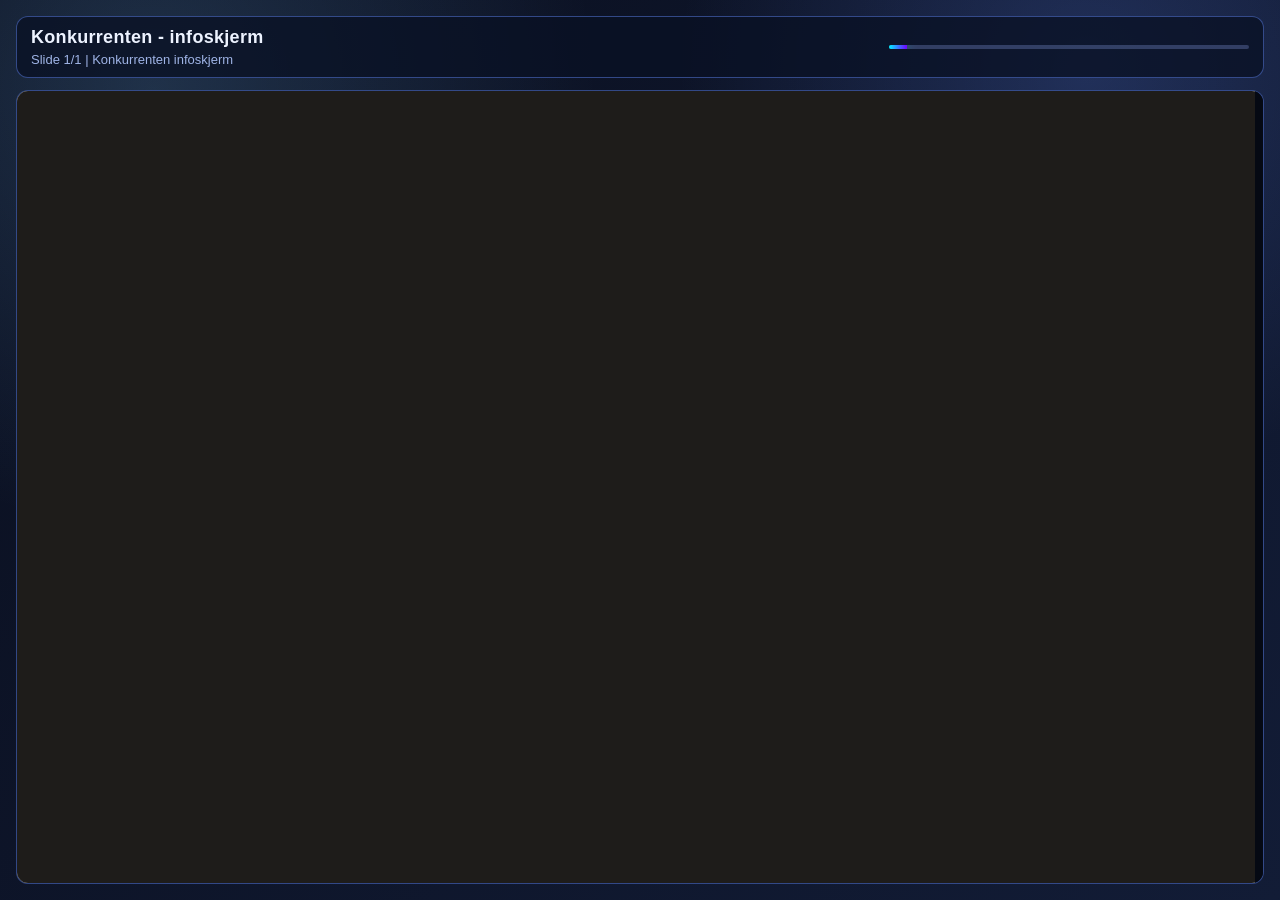
<file: index.html>
<!DOCTYPE html>
<html lang="en">
<head>
    <meta charset="UTF-8">
    <meta name="viewport" content="width=device-width, initial-scale=1.0">
    <title>Konkurrenten - infoskjerm</title>
    <style>
        :root {
            --bg-a: #0a0f1f;
            --bg-b: #121c36;
            --panel: rgba(9, 17, 37, 0.78);
            --panel-border: rgba(100, 140, 255, 0.45);
            --text: #edf3ff;
            --muted: #9fb4e6;
        }

        * {
            box-sizing: border-box;
            margin: 0;
            padding: 0;
        }

        body {
            min-height: 100vh;
            font-family: -apple-system, BlinkMacSystemFont, 'Segoe UI', Roboto, Oxygen, Ubuntu, Cantarell, sans-serif;
            color: var(--text);
            background:
                radial-gradient(circle at 12% 10%, rgba(126, 199, 255, 0.18), transparent 32%),
                radial-gradient(circle at 85% 8%, rgba(100, 140, 255, 0.22), transparent 30%),
                linear-gradient(135deg, var(--bg-a), var(--bg-b));
            padding: 16px;
        }

        .shell {
            width: min(1500px, 100%);
            margin: 0 auto;
            height: calc(100vh - 32px);
            display: grid;
            grid-template-rows: auto 1fr;
            gap: 12px;
        }

        .header {
            border: 1px solid var(--panel-border);
            background: var(--panel);
            border-radius: 12px;
            padding: 10px 14px;
            display: flex;
            justify-content: space-between;
            align-items: center;
            gap: 12px;
        }

        .header-left {
            display: flex;
            flex-direction: column;
            gap: 4px;
            min-width: 0;
            flex: 1;
        }

        .header-right {
            width: min(360px, 42vw);
            min-width: 210px;
            display: flex;
            flex-direction: column;
            gap: 0;
        }

        .title {
            font-size: 18px;
            font-weight: 700;
            letter-spacing: 0.3px;
        }

        .meta {
            color: var(--muted);
            font-size: 13px;
            white-space: nowrap;
            overflow: hidden;
            text-overflow: ellipsis;
        }

        .progress-bar-wrapper {
            height: 4px;
            background: rgba(147, 170, 244, 0.28);
            border-radius: 999px;
            overflow: hidden;
        }

        .progress-bar {
            width: 0;
            height: 100%;
            background: linear-gradient(90deg, #00f2ff, #7000ff);
            box-shadow: 0 0 12px rgba(0, 242, 255, 0.6);
        }

        .viewer {
            border: 1px solid var(--panel-border);
            background: var(--panel);
            border-radius: 12px;
            overflow: hidden;
            position: relative;
        }

        .slide-frame {
            width: 100%;
            height: 100%;
            border: 0;
            background: #050913;
        }

        .error {
            position: absolute;
            inset: 0;
            display: none;
            align-items: center;
            justify-content: center;
            text-align: center;
            padding: 24px;
            font-size: 16px;
            color: #ffb9b9;
            background: rgba(35, 8, 8, 0.84);
        }

        @media (max-width: 700px) {
            body {
                padding: 10px;
            }

            .shell {
                height: calc(100vh - 20px);
            }

            .header {
                flex-direction: column;
                align-items: flex-start;
            }

            .header-right {
                width: 100%;
                min-width: 0;
            }
        }
    </style>
</head>
<body>
    <main class="shell">
        <header class="header">
            <div class="header-left">
                <div class="title">Konkurrenten - infoskjerm</div>
                <div class="meta" id="meta">Loading slideshow configuration...</div>
            </div>
            <div class="header-right">
                <div class="progress-bar-wrapper"><div class="progress-bar" id="slideProgress"></div></div>
            </div>
        </header>

        <section class="viewer">
            <iframe id="slideFrame" class="slide-frame" title="Slideshow"></iframe>
            <div id="error" class="error"></div>
        </section>
    </main>

    <script>
        const CONFIG_URL = 'slideshow.json';
        const DEFAULT_SECONDS = 10;

        const metaElement = document.getElementById('meta');
        const progressElement = document.getElementById('slideProgress');
        const errorElement = document.getElementById('error');
        const frameElement = document.getElementById('slideFrame');

        let slides = [];
        let currentIndex = 0;
        let timerId = null;
        let tickerId = null;
        let slideStartMs = 0;
        let slideDurationMs = 0;

        function showError(message) {
            errorElement.textContent = message;
            errorElement.style.display = 'flex';
            metaElement.textContent = 'Slideshow failed to start';
            progressElement.style.width = '0%';
        }

        function hideError() {
            errorElement.style.display = 'none';
        }

        function normalizeSlides(config) {
            const rawSlides = Array.isArray(config?.slides) ? config.slides : [];
            return rawSlides
                .map((slide) => {
                    const url = typeof slide?.url === 'string' ? slide.url.trim() : '';
                    const description = typeof slide?.description === 'string' ? slide.description.trim() : '';
                    const timer = Number(slide?.timer);
                    const seconds = Number.isFinite(timer) && timer > 0 ? timer : DEFAULT_SECONDS;
                    return {
                        url,
                        description: description || 'No description',
                        seconds
                    };
                })
                .filter((slide) => slide.url.length > 0);
        }

        function updateMeta() {
            const slide = slides[currentIndex];
            metaElement.textContent = `Slide ${currentIndex + 1}/${slides.length} | ${slide.description}`;
        }

        function updateTimingDisplay() {
            if (!slideDurationMs) return;

            const elapsedMs = Math.max(0, Date.now() - slideStartMs);
            const progressPct = Math.min(100, (elapsedMs / slideDurationMs) * 100);
            progressElement.style.width = `${progressPct}%`;
        }

        function startTimingTicker() {
            if (tickerId) clearInterval(tickerId);
            updateTimingDisplay();
            tickerId = setInterval(updateTimingDisplay, 100);
        }

        function scheduleNextSlide() {
            clearTimeout(timerId);
            const seconds = slides[currentIndex].seconds;
            timerId = setTimeout(() => {
                if (slides.length === 1) {
                    // Keep the progress animation looping without reloading the single slide iframe.
                    slideStartMs = Date.now();
                    slideDurationMs = seconds * 1000;
                    progressElement.style.width = '0%';
                    startTimingTicker();
                    scheduleNextSlide();
                    return;
                }

                currentIndex = (currentIndex + 1) % slides.length;
                showCurrentSlide();
            }, seconds * 1000);
        }

        function showCurrentSlide() {
            hideError();
            const slide = slides[currentIndex];
            slideStartMs = Date.now();
            slideDurationMs = slide.seconds * 1000;
            progressElement.style.width = '0%';
            frameElement.src = slide.url;
            updateMeta();
            startTimingTicker();
            scheduleNextSlide();
        }

        async function startSlideshow() {
            try {
                const response = await fetch(CONFIG_URL, { cache: 'no-store' });
                if (!response.ok) {
                    throw new Error(`Unable to load ${CONFIG_URL} (${response.status})`);
                }

                const config = await response.json();
                slides = normalizeSlides(config);

                if (!slides.length) {
                    throw new Error('No valid slides found in slideshow.json');
                }

                currentIndex = 0;
                showCurrentSlide();
            } catch (error) {
                console.error(error);
                showError(error.message || 'Unexpected slideshow error');
            }
        }

        window.addEventListener('beforeunload', () => {
            clearTimeout(timerId);
            if (tickerId) clearInterval(tickerId);
        });

        startSlideshow();
    </script>
</body>
</html>
</file>
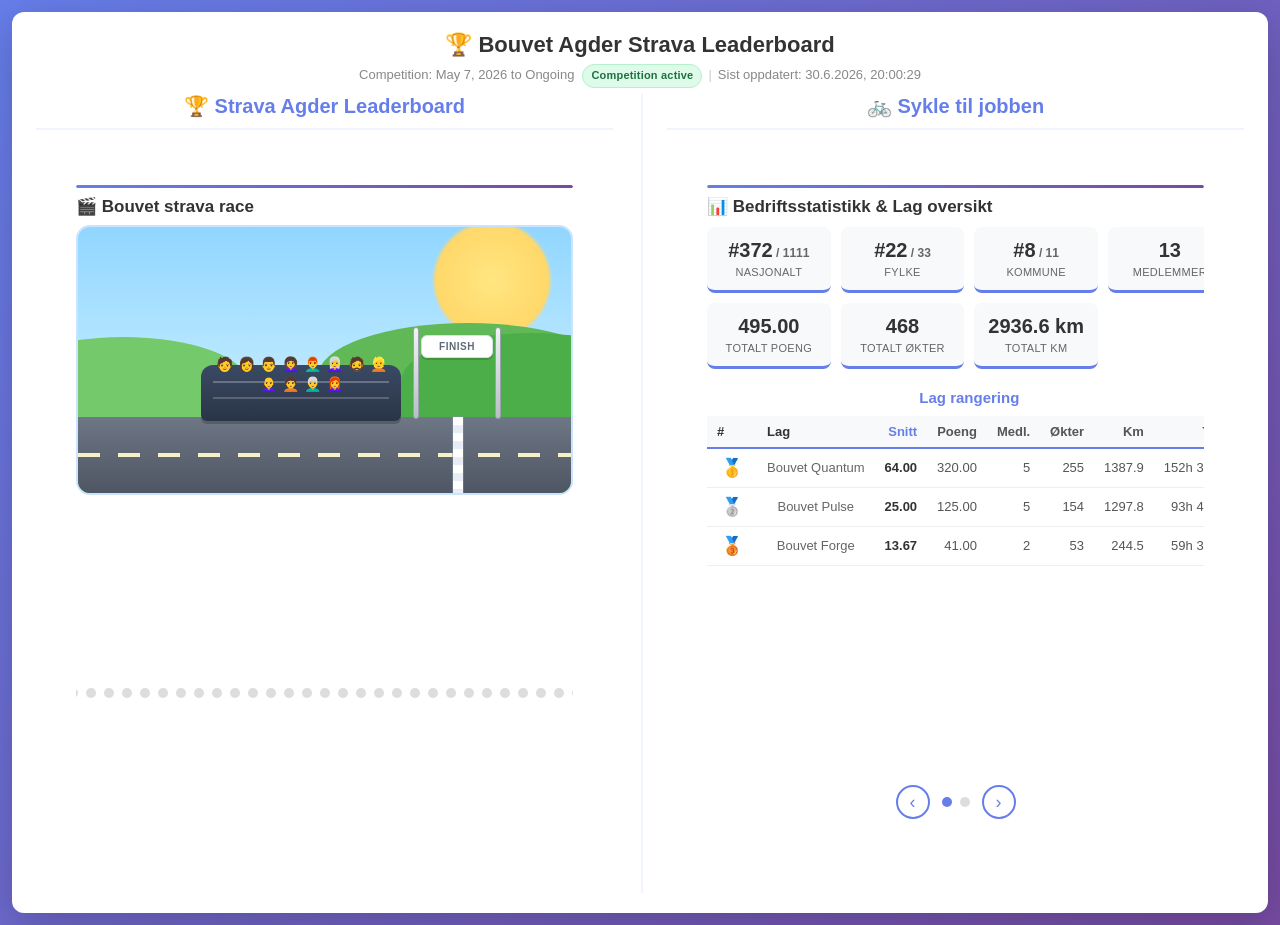
<file: detailed.html>
<!DOCTYPE html>
<html lang="en">
<head>
    <meta charset="UTF-8">
    <meta name="viewport" content="width=device-width, initial-scale=1.0">
    <title>Strava Club Leaderboard</title>
    <style>
        * {
            margin: 0;
            padding: 0;
            box-sizing: border-box;
        }
        
        body {
            font-family: -apple-system, BlinkMacSystemFont, 'Segoe UI', Roboto, Oxygen, Ubuntu, Cantarell, sans-serif;
            background: linear-gradient(135deg, #667eea 0%, #764ba2 100%);
            min-height: 100vh;
            padding: 12px;
        }
        
        .container {
            width: 100%;
            margin: 0 auto;
            background: white;
            border-radius: 12px;
            box-shadow: 0 10px 40px rgba(0,0,0,0.2);
            padding: 20px 24px;
        }
        
        h1 {
            color: #333;
            margin-bottom: 6px;
            text-align: center;
            font-size: 22px;
        }
        
        h2 {
            color: #667eea;
            margin-top: 0;
            margin-bottom: 15px;
            font-size: 20px;
            text-align: center;
            border-bottom: 2px solid #f0f4ff;
            padding-bottom: 10px;
        }
        
        .subtitle {
            text-align: center;
            color: #666;
            margin-bottom: 10px;
            font-size: 14px;
        }
        
        .notice {
            background: #fff3cd;
            border: 2px solid #ffc107;
            border-radius: 8px;
            padding: 15px;
            margin: 20px 0;
            text-align: center;
        }
        
        .notice strong {
            color: #856404;
            font-size: 16px;
            display: block;
            margin-bottom: 5px;
        }
        
        .notice p {
            color: #856404;
            font-size: 14px;
            margin: 5px 0;
        }
        
        table {
            width: 100%;
            border-collapse: collapse;
            margin-bottom: 20px;
        }
        
        thead {
            background: #f8f9fa;
            border-bottom: 2px solid #667eea;
        }
        
        th {
            padding: 15px;
            text-align: left;
            font-weight: 600;
            color: #333;
        }
        
        td {
            padding: 12px 15px;
            border-bottom: 1px solid #eee;
        }
        
        tbody tr:hover {
            background: #f0f4ff;
        }
        
        .rank {
            font-weight: 600;
            color: #667eea;
            font-size: 18px;
            width: 50px;
        }
        
        .name {
            font-weight: 500;
        }
        
        .metric {
            text-align: right;
            color: #555;
        }
        
        .inactive-row {
            opacity: 0.5;
        }
        
        .inactive-row td {
            color: #999;
        }
        
        .inactive-message {
            font-style: italic;
            color: #999;
        }
        
        .loading {
            text-align: center;
            color: #666;
            padding: 40px;
        }
        
        .header-meta {
            text-align: center;
            color: #888;
            font-size: 13px;
            margin: 0 0 6px;
            line-height: 1.6;
        }

        .competition-state {
            display: inline-block;
            margin-left: 8px;
            padding: 2px 8px;
            border-radius: 999px;
            font-size: 11px;
            font-weight: 700;
            letter-spacing: 0.2px;
            vertical-align: middle;
        }

        .competition-state.ended {
            color: #8a2c2c;
            background: #ffe3e3;
            border: 1px solid #ffc9c9;
        }

        .competition-state.active {
            color: #1f6f43;
            background: #ddfbe8;
            border: 1px solid #b7f0ce;
        }

        .header-meta .sep {
            color: #ccc;
            margin: 0 6px;
        }

        .carousel-wrapper {
            overflow: hidden;
            margin-bottom: 10px;
        }

        .carousel-track {
            display: flex;
            width: 100%;
            transition: transform 0.5s ease;
        }

        .carousel-slide {
            min-width: 100%;
            flex-shrink: 0;
        }

        .board-header {
            display: flex;
            align-items: baseline;
            gap: 10px;
            flex-wrap: wrap;
            margin-bottom: 8px;
        }

        .board-title {
            font-size: 17px;
            font-weight: 700;
            color: #333;
            white-space: nowrap;
        }

        .board-leader {
            font-size: 13px;
            color: #667eea;
            font-weight: 500;
        }

        .carousel-controls {
            display: flex;
            align-items: center;
            justify-content: center;
            gap: 12px;
            margin: 10px 0 24px;
        }

        .carousel-btn {
            background: none;
            border: 2px solid #667eea;
            color: #667eea;
            border-radius: 50%;
            width: 34px;
            height: 34px;
            cursor: pointer;
            font-size: 18px;
            display: flex;
            align-items: center;
            justify-content: center;
            line-height: 1;
            transition: all 0.2s;
            flex-shrink: 0;
        }

        .carousel-btn:hover {
            background: #667eea;
            color: white;
        }

        .carousel-dots {
            display: flex;
            gap: 8px;
        }

        .carousel-dot {
            width: 10px;
            height: 10px;
            border-radius: 50%;
            background: #ddd;
            cursor: pointer;
            border: none;
            padding: 0;
            transition: background 0.3s;
        }

        .carousel-dot.active {
            background: #667eea;
        }

        .progress-bar-wrapper {
            height: 3px;
            background: #eee;
            border-radius: 3px;
            margin-bottom: 8px;
            overflow: hidden;
        }

        .progress-bar {
            height: 100%;
            background: linear-gradient(90deg, #667eea, #764ba2);
            border-radius: 3px;
            width: 0%;
        }

        th.primary-col { color: #667eea; }
        td.primary-col { font-weight: 700; color: #333; }

        /* ── Fun Carousel Slide ─────────────────────────────── */
        .fun-board {
            position: relative;
            height: 270px;
            border-radius: 14px;
            overflow: hidden;
            border: 2px solid #cae3ff;
            background:
                radial-gradient(circle at 84% 20%, #ffe681 0, #ffd86a 12%, transparent 13%),
                linear-gradient(to bottom, #91d6ff 0%, #bce9ff 56%, #85d276 56%, #64b85a 100%);
        }

        .fun-cloud {
            position: absolute;
            color: rgba(255, 255, 255, 0.95);
            filter: drop-shadow(0 2px 2px rgba(0, 0, 0, 0.08));
            user-select: none;
            pointer-events: none;
            animation: cloudDrift linear infinite;
            z-index: 1;
        }

        .fun-cloud.c1 { top: 20px; left: -80px; font-size: 28px; animation-duration: 22s; }
        .fun-cloud.c2 { top: 58px; left: -140px; font-size: 32px; animation-duration: 27s; animation-delay: -8s; }
        .fun-cloud.c3 { top: 36px; left: -210px; font-size: 22px; animation-duration: 30s; animation-delay: -16s; }

        .fun-hill {
            position: absolute;
            border-radius: 50% 50% 0 0;
            bottom: 64px;
            z-index: 2;
        }

        .fun-hill.h1 {
            left: -80px;
            width: 250px;
            height: 92px;
            background: #74c96a;
        }

        .fun-hill.h2 {
            left: 240px;
            width: 300px;
            height: 106px;
            background: #60b956;
        }

        .fun-hill.h3 {
            right: -90px;
            width: 260px;
            height: 96px;
            background: #4cae48;
        }

        .fun-road {
            position: absolute;
            left: 0;
            right: 0;
            bottom: 0;
            height: 76px;
            background: linear-gradient(to bottom, #6e7785, #4e5563);
            z-index: 3;
        }

        .fun-road::before {
            content: '';
            position: absolute;
            left: 0;
            right: 0;
            top: 36px;
            height: 4px;
            background: repeating-linear-gradient(
                90deg,
                #f8f1c7 0, #f8f1c7 22px,
                transparent 22px, transparent 40px
            );
        }

        .fun-racer {
            position: absolute;
            bottom: 48px;
            left: -14%;
            line-height: 1;
            user-select: none;
            pointer-events: none;
            transform: scaleX(-1);
            z-index: 5;
        }

        .fun-racer span { display: block; }

        .fun-racer.r1 { font-size: 34px; animation: funRace 7s linear infinite; }
        .fun-racer.r2 { font-size: 30px; bottom: 42px; animation: funRace 10s linear infinite -3s; }
        .fun-racer.r3 { font-size: 36px; bottom: 40px; animation: funRace 8.5s linear infinite -5s; }
        .fun-racer.r4 { font-size: 32px; bottom: 51px; animation: funRace 12.5s linear infinite -4s; }
        .fun-racer.r5 { font-size: 28px; bottom: 40px; animation: funRace 18s linear infinite -7s; }

        .fun-bike {
            font-size: 24px;
            transform: translateY(-4px);
        }

        .fun-tribune {
            position: absolute;
            right: 170px;
            bottom: 72px;
            width: 200px;
            height: 56px;
            border-radius: 12px 12px 6px 6px;
            background: linear-gradient(to bottom, #3a4a64, #2a3447);
            box-shadow: 0 3px 0 rgba(0, 0, 0, 0.2);
            z-index: 4;
        }

        .fun-tribune::before {
            content: '';
            position: absolute;
            left: 12px;
            right: 12px;
            top: 16px;
            height: 2px;
            background: rgba(255, 255, 255, 0.25);
        }

        .fun-tribune::after {
            content: '';
            position: absolute;
            left: 12px;
            right: 12px;
            top: 32px;
            height: 2px;
            background: rgba(255, 255, 255, 0.2);
        }

        .fun-crowd {
            position: absolute;
            left: 14px;
            right: 14px;
            top: -8px;
            display: flex;
            flex-wrap: wrap;
            justify-content: center;
            gap: 6px 5px;
            pointer-events: none;
        }

        .fun-spectator {
            font-size: 14px;
            line-height: 1;
            animation: crowdCheer 1.3s ease-in-out infinite;
            transform-origin: bottom center;
        }

        .fun-spectator.s2 { animation-delay: -0.2s; }
        .fun-spectator.s3 { animation-delay: -0.6s; }
        .fun-spectator.s4 { animation-delay: -0.9s; }

        .fun-goal {
            position: absolute;
            right: 70px;
            bottom: 74px;
            width: 88px;
            height: 94px;
            z-index: 6;
            pointer-events: none;
        }

        .fun-goal-pole {
            position: absolute;
            bottom: 0;
            width: 6px;
            height: 92px;
            background: linear-gradient(to bottom, #f1f3f5, #b8bec8);
            border: 1px solid #99a1ac;
            border-radius: 3px;
        }

        .fun-goal-pole.left { left: 0; }
        .fun-goal-pole.right { right: 0; }

        .fun-goal-banner {
            position: absolute;
            left: 8px;
            right: 8px;
            top: 10px;
            font-size: 10px;
            font-weight: 800;
            letter-spacing: 0.5px;
            color: #5f6978;
            text-align: center;
            padding: 5px 0;
            border-radius: 6px;
            border: 1px solid #d9dee6;
            background: #ffffff;
            box-shadow: 0 2px 0 rgba(0, 0, 0, 0.15);
        }

        .fun-finish-line {
            position: absolute;
            right: 108px;
            bottom: 0;
            width: 10px;
            height: 76px;
            z-index: 4;
            background: repeating-linear-gradient(
                to bottom,
                #ffffff 0,
                #ffffff 8px,
                #e8edf5 8px,
                #e8edf5 16px
            );
            box-shadow: 0 0 0 1px rgba(130, 144, 163, 0.45);
        }

        .fun-confetti {
            position: absolute;
            right: 46px;
            bottom: 118px;
            width: 150px;
            height: 110px;
            z-index: 7;
            pointer-events: none;
        }

        .fun-confetti-piece {
            position: absolute;
            top: 18px;
            left: 50px;
            width: 6px;
            height: 10px;
            border-radius: 2px;
            opacity: 0;
            transform: translate(0, 0) rotate(0deg);
        }

        .fun-confetti.burst .fun-confetti-piece {
            animation: confettiPiece 2200ms ease-out forwards;
        }

        .fun-confetti-piece:nth-child(1) { background: #ff4d6d; --dx: -40px; --dy: 54px; animation-delay: 0ms; }
        .fun-confetti-piece:nth-child(2) { background: #ffd166; --dx: -24px; --dy: 62px; animation-delay: 60ms; }
        .fun-confetti-piece:nth-child(3) { background: #06d6a0; --dx: 2px; --dy: 58px; animation-delay: 80ms; }
        .fun-confetti-piece:nth-child(4) { background: #118ab2; --dx: 24px; --dy: 66px; animation-delay: 120ms; }
        .fun-confetti-piece:nth-child(5) { background: #ef476f; --dx: 42px; --dy: 56px; animation-delay: 140ms; }
        .fun-confetti-piece:nth-child(6) { background: #ff9f1c; --dx: -12px; --dy: 48px; animation-delay: 170ms; }
        .fun-confetti-piece:nth-child(7) { background: #8338ec; --dx: 16px; --dy: 50px; animation-delay: 190ms; }
        .fun-confetti-piece:nth-child(8) { background: #3a86ff; --dx: -34px; --dy: 60px; animation-delay: 220ms; }
        .fun-confetti-piece:nth-child(9) { background: #12b886; --dx: 48px; --dy: 70px; animation-delay: 30ms; }
        .fun-confetti-piece:nth-child(10) { background: #ff6b6b; --dx: -52px; --dy: 66px; animation-delay: 90ms; }
        .fun-confetti-piece:nth-child(11) { background: #f59f00; --dx: 30px; --dy: 74px; animation-delay: 110ms; }
        .fun-confetti-piece:nth-child(12) { background: #2f9e44; --dx: -18px; --dy: 68px; animation-delay: 150ms; }
        .fun-confetti-piece:nth-child(13) { background: #e64980; --dx: 56px; --dy: 62px; animation-delay: 180ms; }
        .fun-confetti-piece:nth-child(14) { background: #4c6ef5; --dx: -62px; --dy: 78px; animation-delay: 210ms; }
        .fun-confetti-piece:nth-child(15) { background: #0ca678; --dx: 8px; --dy: 72px; animation-delay: 240ms; }
        .fun-confetti-piece:nth-child(16) { background: #f03e3e; --dx: -8px; --dy: 70px; animation-delay: 260ms; }

        .fun-racer.r6 { font-size: 30px; }

        .fun-race-caption {
            position: absolute;
            top: 14px;
            left: 14px;
            right: 14px;
            font-size: 14px;
            font-weight: 700;
            color: #1b4b7c;
            text-shadow: 0 1px 0 rgba(255, 255, 255, 0.8);
            z-index: 5;
        }

        @keyframes cloudDrift {
            from { transform: translateX(0); }
            to { transform: translateX(1250px); }
        }

        @keyframes funRace {
            from { left: -14%; }
            to { left: 102%; }
        }

        @keyframes crowdCheer {
            0%, 100% { transform: translateY(0) rotate(0deg); }
            50% { transform: translateY(-3px) rotate(5deg); }
        }

        @keyframes confettiPiece {
            0% {
                opacity: 0;
                transform: translate(0, 0) rotate(0deg);
            }
            8% {
                opacity: 1;
                transform: translate(0, -6px) rotate(40deg);
            }
            100% {
                opacity: 0;
                transform: translate(var(--dx), var(--dy)) rotate(320deg);
            }
        }

        /* ── Split layout ────────────────────────────────────── */
        .split-layout {
            display: flex;
            gap: 28px;
            align-items: flex-start;
        }

        .split-left {
            flex: 1 1 0;
            min-width: 0;
        }

        .split-right {
            flex: 1 1 0;
            min-width: 0;
            border-left: 2px solid #f0f4ff;
            padding-left: 24px;
        }

        /* ── Sykle stats grid ────────────────────────────────── */
        .stats-grid {
            display: grid;
            grid-template-columns: repeat(auto-fit, minmax(110px, 1fr));
            gap: 10px;
            margin: 10px 0 18px;
        }

        .stat-card {
            background: #f8f9fa;
            border-radius: 8px;
            padding: 12px 10px;
            text-align: center;
            border-bottom: 3px solid #667eea;
        }

        .stat-card .value {
            font-size: 20px;
            font-weight: bold;
            color: #333;
            margin-bottom: 4px;
        }

        .stat-card .label {
            font-size: 11px;
            color: #666;
            text-transform: uppercase;
            letter-spacing: 0.3px;
        }

        .sykle-table-wrap {
            overflow-x: auto;
        }

        .sykle-table-wrap table {
            font-size: 13px;
        }

        .sykle-table-wrap th,
        .sykle-table-wrap td {
            padding: 8px 10px;
        }
    </style>
</head>
<body>
    <div class="container">
        <h1>🏆 Bouvet Agder Strava Leaderboard</h1>
        <div class="header-meta" id="headerMeta">Loading…</div>

        <div class="split-layout">
            <div class="split-left">
                <h2>🏆 Strava Agder Leaderboard</h2>
                <div id="leaderboard" class="loading">Loading...</div>
            </div>
            <div class="split-right">
                <h2>🚲 Sykle til jobben</h2>
                <div id="sykleLeaderboard" class="loading">Loading...</div>
            </div>
        </div>
    </div>

    <script>
        let carouselAutoInterval = null;
        let hasSuccessfulRender = false;
        let funRaceConfettiTimer = null;
        let stjLastUpdate = null;

        function formatTime(seconds) {
            const h = Math.floor(seconds / 3600);
            const m = Math.floor((seconds % 3600) / 60);
            return `${h}h ${m}m`;
        }

        async function loadLeaderboard() {
            try {
                const [configResponse, activitiesResponse, membersResponse, sykleResponse, updateResponse] = await Promise.all([
                    fetch('config.json'),
                    fetch('master_history.json'),
                    fetch('club_members.json'),
                    fetch('sykletiljobben.json'),
                    fetch('last_update.json')
                ]);

                const config = await configResponse.json();
                const activities = await activitiesResponse.json();
                const members = await membersResponse.json();
                const sykleData = sykleResponse.ok ? await sykleResponse.json() : null;
                const updateData = updateResponse.ok ? await updateResponse.json() : null;

                const startDate = new Date(config.startDate);
                const configuredEndDate = config.endDate ? new Date(config.endDate) : null;
                const endDate = configuredEndDate && !Number.isNaN(configuredEndDate.getTime())
                    ? configuredEndDate
                    : null;

                const displayStartDate = startDate.toLocaleDateString('en-US', {
                    year: 'numeric', month: 'long', day: 'numeric'
                });
                const displayEndDate = endDate
                    ? endDate.toLocaleDateString('en-US', {
                        year: 'numeric', month: 'long', day: 'numeric'
                    })
                    : 'Ongoing';
                const now = new Date();
                const competitionState = endDate && now > endDate
                    ? '<span class="competition-state ended">Competition ended</span>'
                    : '<span class="competition-state active">Competition active</span>';

                // Aggregate stats by athlete
                const athleteStats = {};
                const sportStats = {};

                function formatSportName(sport) {
                    return sport
                        .replace(/([a-z])([A-Z])/g, '$1 $2')
                        .replace(/_/g, ' ')
                        .trim();
                }

                activities.forEach(activity => {
                    if (!activity.activity_date) return;
                    const activityDate = new Date(activity.activity_date);
                    if (activityDate < startDate) return;
                    if (endDate && activityDate > endDate) return;

                    const athlete = activity.athlete;
                    const name = `${athlete.firstname} ${athlete.lastname}`;

                    if (!athleteStats[name]) {
                        athleteStats[name] = {
                            name, activities: 0, distance: 0,
                            movingTime: 0, elevation: 0, hasActivities: false
                        };
                    }

                    athleteStats[name].activities += 1;
                    athleteStats[name].distance += activity.distance;
                    athleteStats[name].movingTime += activity.moving_time;
                    athleteStats[name].elevation += activity.total_elevation_gain;
                    athleteStats[name].hasActivities = true;

                    const sport = activity.sport_type || activity.type || 'Other';
                    if (!sportStats[sport]) sportStats[sport] = {};
                    if (!sportStats[sport][name]) {
                        sportStats[sport][name] = {
                            name, activities: 0, distance: 0,
                            movingTime: 0, elevation: 0
                        };
                    }

                    sportStats[sport][name].activities += 1;
                    sportStats[sport][name].distance += activity.distance;
                    sportStats[sport][name].movingTime += activity.moving_time;
                    sportStats[sport][name].elevation += activity.total_elevation_gain;
                });

                const uniqueMembers = [...new Map(
                    members.map(m => [`${m.firstname} ${m.lastname}`, m])
                ).values()];

                uniqueMembers.forEach(member => {
                    const name = `${member.firstname} ${member.lastname}`;
                    if (!athleteStats[name]) {
                        athleteStats[name] = {
                            name, activities: 0, distance: 0,
                            movingTime: 0, elevation: 0, hasActivities: false
                        };
                    }
                });

                const activeMembers = Object.values(athleteStats).filter(a => a.hasActivities);
                const inactiveMembers = Object.values(athleteStats)
                    .filter(a => !a.hasActivities)
                    .sort((a, b) => a.name.localeCompare(b.name));

                // Metric definitions used to build sport-specific boards
                const metricDefs = [
                    {
                        id: 'movingTime',
                        icon: '⏱️',
                        title: 'Most Active Time',
                        label: 'Moving Time',
                        hasData: a => a.movingTime > 0,
                        value: a => formatTime(a.movingTime),
                        leaderText: (a, sportLabel) => `${a.name} leads ${sportLabel} with ${formatTime(a.movingTime)} of moving time`
                    },
                    {
                        id: 'distance',
                        icon: '📏',
                        title: 'Most Distance',
                        label: 'Distance',
                        hasData: a => a.distance > 0,
                        value: a => `${(a.distance / 1000).toFixed(1)} km`,
                        leaderText: (a, sportLabel) => `${a.name} leads ${sportLabel} with ${(a.distance / 1000).toFixed(1)} km`
                    },
                    {
                        id: 'elevation',
                        icon: '⛰️',
                        title: 'Most Elevation',
                        label: 'Elevation',
                        hasData: a => a.elevation > 0,
                        value: a => `${a.elevation.toFixed(0)} m`,
                        leaderText: (a, sportLabel) => `${a.name} leads ${sportLabel} with ${a.elevation.toFixed(0)} m climbed`
                    }
                ];

                // Build sport-specific boards dynamically from detected sports in the data
                const sportsByActivityVolume = Object.entries(sportStats)
                    .map(([sport, athleteMap]) => ({
                        sport,
                        athletes: Object.values(athleteMap).filter(a => a.activities > 0),
                        totalActivities: Object.values(athleteMap).reduce((sum, a) => sum + a.activities, 0)
                    }))
                    .filter(s => s.athletes.length > 0)
                    .sort((a, b) => b.totalActivities - a.totalActivities || a.sport.localeCompare(b.sport));

                const boards = [];

                // Add one overall board based only on total moving time
                const overallMovingTimeMetric = {
                    id: 'movingTime',
                    label: 'Moving Time',
                    value: a => formatTime(a.movingTime)
                };
                const overallSortedByMovingTime = [...activeMembers]
                    .sort((a, b) => b.movingTime - a.movingTime);
                if (overallSortedByMovingTime.length > 0) {
                    const overallLeader = overallSortedByMovingTime[0];
                    boards.push({
                        icon: '⏱️',
                        title: 'Most Active Time • Overall',
                        sortKey: 'movingTime',
                        metric: overallMovingTimeMetric,
                        sorted: overallSortedByMovingTime,
                        leaderText: `${overallLeader.name} leads overall with ${formatTime(overallLeader.movingTime)} of moving time`
                    });
                }

                boards.unshift({
                    icon: '🎬',
                    title: 'Bouvet strava race',
                    customHtml: `
                        <div class="fun-board" aria-hidden="true">
                            <div class="fun-cloud c1">☁️</div>
                            <div class="fun-cloud c2">☁️</div>
                            <div class="fun-cloud c3">☁️</div>
                            <div class="fun-hill h1"></div>
                            <div class="fun-hill h2"></div>
                            <div class="fun-hill h3"></div>
                            <div class="fun-tribune">
                                <div class="fun-crowd">
                                    <span class="fun-spectator s1">🧑</span>
                                    <span class="fun-spectator s2">👩</span>
                                    <span class="fun-spectator s3">👨</span>
                                    <span class="fun-spectator s4">👩‍🦱</span>
                                    <span class="fun-spectator s1">👨‍🦰</span>
                                    <span class="fun-spectator s2">👩‍🦳</span>
                                    <span class="fun-spectator s3">🧔</span>
                                    <span class="fun-spectator s4">👱</span>
                                    <span class="fun-spectator s2">👩‍🦲</span>
                                    <span class="fun-spectator s3">🧑‍🦱</span>
                                    <span class="fun-spectator s4">👨‍🦳</span>
                                    <span class="fun-spectator s1">👩‍🦰</span>
                                </div>
                            </div>
                            <div class="fun-goal">
                                <div class="fun-goal-pole left"></div>
                                <div class="fun-goal-banner">FINISH</div>
                                <div class="fun-goal-pole right"></div>
                            </div>
                            <div class="fun-finish-line"></div>
                            <div class="fun-confetti">
                                <span class="fun-confetti-piece"></span>
                                <span class="fun-confetti-piece"></span>
                                <span class="fun-confetti-piece"></span>
                                <span class="fun-confetti-piece"></span>
                                <span class="fun-confetti-piece"></span>
                                <span class="fun-confetti-piece"></span>
                                <span class="fun-confetti-piece"></span>
                                <span class="fun-confetti-piece"></span>
                                <span class="fun-confetti-piece"></span>
                                <span class="fun-confetti-piece"></span>
                                <span class="fun-confetti-piece"></span>
                                <span class="fun-confetti-piece"></span>
                                <span class="fun-confetti-piece"></span>
                                <span class="fun-confetti-piece"></span>
                                <span class="fun-confetti-piece"></span>
                                <span class="fun-confetti-piece"></span>
                            </div>
                            <div class="fun-racer r1"><span>🐇</span></div>
                            <div class="fun-racer r2"><span>🐺</span></div>
                            <div class="fun-racer r3"><span>🐴</span></div>
                            <div class="fun-racer r4"><span>🐻</span></div>
                            <div class="fun-racer r5"><span>🐢</span></div>
                            <div class="fun-racer r6">
                                <span>🦊</span><span class="fun-bike">🚲</span>
                            </div>
                            <div class="fun-road"></div>
                        </div>
                    `
                });

                sportsByActivityVolume.forEach(sportEntry => {
                    const sportLabel = formatSportName(sportEntry.sport);

                    metricDefs.forEach(metric => {
                        const hasMetricData = sportEntry.athletes.some(metric.hasData);
                        if (!hasMetricData) return;

                        const sorted = [...sportEntry.athletes].sort((a, b) => b[metric.id] - a[metric.id]);
                        const leader = sorted[0];

                        boards.push({
                            icon: metric.icon,
                            title: `${metric.title} • ${sportLabel}`,
                            sortKey: metric.id,
                            metric,
                            sorted,
                            leaderText: leader ? metric.leaderText(leader, sportLabel) : ''
                        });
                    });
                });

                // Generate carousel slides
                let slidesHtml = '';
                boards.forEach(board => {
                    const sorted = board.sorted || [];
                    const leader = sorted[0];
                    const activeCol = board.metric;

                    let slide = `
                        <div class="board-header">
                            <span class="board-title">${board.icon} ${board.title}</span>
                        </div>
                    `;

                    if (board.customHtml) {
                        slide += board.customHtml;
                    } else {
                        slide += `
                            <table>
                                <thead>
                                    <tr>
                                        <th style="width:50px">#</th>
                                        <th>Athlete</th>
                                        ${activeCol ? `<th class="primary-col" style="text-align:right">${activeCol.label}</th>` : ''}
                                    </tr>
                                </thead>
                                <tbody>
                        `;

                        sorted.forEach((athlete, index) => {
                            const medal = index === 0 ? '🥇' : index === 1 ? '🥈' : index === 2 ? '🥉' : index + 1;
                            slide += `
                                <tr>
                                    <td class="rank">${medal}</td>
                                    <td class="name">${athlete.name}</td>
                                    ${activeCol ? `<td class="metric primary-col">${activeCol.value(athlete)}</td>` : ''}
                                </tr>
                            `;
                        });

                        slide += `</tbody></table>`;
                    }
                    slidesHtml += `<div class="carousel-slide">${slide}</div>`;
                });

                // Build full leaderboard HTML
                let html = '';

                if (boards.length > 0) {
                    html += `
                        <div class="carousel-wrapper" id="carouselWrapper">
                            <div class="progress-bar-wrapper">
                                <div class="progress-bar" id="progressBar"></div>
                            </div>
                            <div class="carousel-track" id="carouselTrack">
                                ${slidesHtml}
                            </div>
                            <div class="carousel-controls">
                                <button class="carousel-btn" id="prevBtn" aria-label="Previous">&#8249;</button>
                                <div class="carousel-dots" id="carouselDots">
                                    ${boards.map((b, i) =>
                                        `<button class="carousel-dot${i === 0 ? ' active' : ''}" data-index="${i}" aria-label="${b.title}"></button>`
                                    ).join('')}
                                </div>
                                <button class="carousel-btn" id="nextBtn" aria-label="Next">&#8250;</button>
                            </div>
                        </div>
                    `;
                } else {
                    html += `<div class="loading">No sport-specific distance/elevation activities found in the selected period.</div>`;
                }

                document.getElementById('leaderboard').innerHTML = html;
                
                const updateTime = updateData && updateData.timestamp
                    ? new Date(updateData.timestamp).toLocaleString('no-NO')
                    : 'N/A';
                
                document.getElementById('headerMeta').innerHTML =
                    `Competition: ${displayStartDate} to ${displayEndDate}${competitionState}`
                    + `<span class="sep">|</span>Sist oppdatert: ${updateTime}`;

                if (boards.length > 0) {
                    initCarousel(boards.length);
                }

                hasSuccessfulRender = true;

            } catch (error) {
                // Keep the last successful view when data files are temporarily unavailable.
                if (!hasSuccessfulRender) {
                    document.getElementById('leaderboard').innerHTML =
                        `<div class="loading">Loading...</div>`;
                }
                console.warn('Skipping refresh due to temporary data load error:', error);
            }
        }

        function initCarousel(totalSlides) {
            if (carouselAutoInterval) clearInterval(carouselAutoInterval);
            if (funRaceConfettiTimer) {
                clearTimeout(funRaceConfettiTimer);
                funRaceConfettiTimer = null;
            }

            let current = 0;
            const INTERVAL = 8000;

            const track = document.getElementById('carouselTrack');
            const dots = document.querySelectorAll('.carousel-dot');
            const prevBtn = document.getElementById('prevBtn');
            const nextBtn = document.getElementById('nextBtn');
            const progressBar = document.getElementById('progressBar');

            function setupFunRace(slideIndex) {
                if (funRaceConfettiTimer) {
                    clearTimeout(funRaceConfettiTimer);
                    funRaceConfettiTimer = null;
                }

                const slides = track.querySelectorAll('.carousel-slide');
                const activeSlide = slides[slideIndex];
                if (!activeSlide) return;

                const funBoard = activeSlide.querySelector('.fun-board');
                if (!funBoard) return;

                const racers = [...funBoard.querySelectorAll('.fun-racer')];
                if (racers.length === 0) return;

                const winnerIndex = Math.floor(Math.random() * racers.length);

                racers.forEach((racer, idx) => {
                    const duration = idx === winnerIndex
                        ? 6.2 + Math.random() * 0.8
                        : 8.2 + Math.random() * 4.4;
                    const bottom = 36 + Math.random() * 18;
                    // Reset first so the race reliably restarts even on the same slide.
                    racer.style.animation = 'none';
                    racer.style.left = '-14%';
                    racer.offsetWidth; // force reflow to commit reset before re-applying animation
                    racer.style.animation = `funRace ${duration.toFixed(2)}s linear 1 forwards`;
                    racer.style.bottom = `${bottom.toFixed(0)}px`;
                    racer.dataset.duration = duration.toString();
                });

                const confetti = funBoard.querySelector('.fun-confetti');
                if (!confetti) return;

                confetti.classList.remove('burst');
                confetti.offsetWidth; // force reflow

                const winnerDuration = parseFloat(racers[winnerIndex].dataset.duration || '6.8');
                const finishProgress = 96 / 116; // from -14% to ~82% where finish line is
                const triggerMs = Math.max(0, Math.round(winnerDuration * finishProgress * 1000));

                funRaceConfettiTimer = setTimeout(() => {
                    confetti.classList.add('burst');
                }, triggerMs);
            }

            function goTo(index) {
                current = ((index % totalSlides) + totalSlides) % totalSlides;
                track.style.transform = `translateX(-${current * 100}%)`;
                dots.forEach((d, i) => d.classList.toggle('active', i === current));
                setupFunRace(current);
                animateProgress();
            }

            function animateProgress() {
                progressBar.style.transition = 'none';
                progressBar.style.width = '0%';
                progressBar.offsetWidth; // force reflow
                progressBar.style.transition = `width ${INTERVAL}ms linear`;
                progressBar.style.width = '100%';
            }

            function resetAutoAdvance() {
                clearInterval(carouselAutoInterval);
                carouselAutoInterval = setInterval(() => goTo(current + 1), INTERVAL);
            }

            prevBtn.addEventListener('click', () => { goTo(current - 1); resetAutoAdvance(); });
            nextBtn.addEventListener('click', () => { goTo(current + 1); resetAutoAdvance(); });
            dots.forEach(dot => {
                dot.addEventListener('click', () => { goTo(parseInt(dot.dataset.index)); resetAutoAdvance(); });
            });

            setupFunRace(current);
            animateProgress();
            resetAutoAdvance();
        }

        loadLeaderboard();
        setInterval(loadLeaderboard, 5 * 60 * 1000);

        function formatKm(centimeters) {
            if (!centimeters) return '0.0';
            return (centimeters / 100000).toFixed(1);
        }

        async function loadSykleData() {
            try {
                const [natRes, countyRes, communityRes, membersRes] = await Promise.allSettled([
                    fetch('sykletiljobben.json').then(r => r.ok ? r.json() : null),
                    fetch('sykletiljobben_county.json').then(r => r.ok ? r.json() : null),
                    fetch('sykletiljobben_community.json').then(r => r.ok ? r.json() : null),
                    fetch('sykletiljobbenmembers.json').then(r => r.ok ? r.json() : null)
                ]);

                const data     = natRes.status      === 'fulfilled' ? natRes.value      : null;
                const county   = countyRes.status   === 'fulfilled' ? countyRes.value   : null;
                const community = communityRes.status === 'fulfilled' ? communityRes.value : null;
                const members  = membersRes.status  === 'fulfilled' ? membersRes.value  : null;

                if (!data) throw new Error('Nasjonale data mangler');

                const updateDate = new Date(data.lastUpdateTime).toLocaleString('no-NO');

                // Build slides
                const slides = [];

                // Slide 1: Company Stats + Team Rankings Combined
                const rankCard = (label, d) => d
                    ? `<div class="stat-card">
                        <div class="value">#${d.rank}<span style="font-size:12px;color:#666"> / ${d.totalCompanies}</span></div>
                        <div class="label">${label}</div>
                       </div>`
                    : '';

                const teams = [...data.teamsDetailed].sort((a, b) => {
                    if (b.averagePoints !== a.averagePoints) return b.averagePoints - a.averagePoints;
                    return b.totalPoints - a.totalPoints;
                });

                let combinedSlide = `
                    <div class="board-header">
                        <span class="board-title">📊 Bedriftsstatistikk & Lag oversikt</span>
                    </div>
                    <div class="stats-grid">
                        ${rankCard('Nasjonalt', data)}
                        ${rankCard('Fylke', county)}
                        ${rankCard('Kommune', community)}
                        <div class="stat-card"><div class="value">${data.countCompanyMembers}</div><div class="label">Medlemmer</div></div>
                        <div class="stat-card"><div class="value">${data.pointsTotal.toFixed(2)}</div><div class="label">Totalt Poeng</div></div>
                        <div class="stat-card"><div class="value">${data.totalWorkouts}</div><div class="label">Totalt Økter</div></div>
                        <div class="stat-card"><div class="value">${formatKm(data.totalCentimeters)} km</div><div class="label">Totalt Km</div></div>
                    </div>
                    <h3 style="margin-top: 20px; margin-bottom: 10px; font-size: 15px; color: #667eea;">Lag rangering</h3>
                    <div class="sykle-table-wrap">
                        <table>
                            <thead>
                                <tr>
                                    <th style="width:44px">#</th>
                                    <th>Lag</th>
                                    <th class="metric primary-col" style="text-align:right">Snitt</th>
                                    <th class="metric" style="text-align:right">Poeng</th>
                                    <th class="metric" style="text-align:right">Medl.</th>
                                    <th class="metric" style="text-align:right">Økter</th>
                                    <th class="metric" style="text-align:right">Km</th>
                                    <th class="metric" style="text-align:right">Tid</th>
                                </tr>
                            </thead>
                            <tbody>
                `;

                teams.forEach((team, index) => {
                    const medal = index === 0 ? '🥇' : index === 1 ? '🥈' : index === 2 ? '🥉' : index + 1;
                    combinedSlide += `
                        <tr>
                            <td class="rank">${medal}</td>
                            <td class="name">${team.title}</td>
                            <td class="metric primary-col">${team.averagePoints.toFixed(2)}</td>
                            <td class="metric">${team.totalPoints.toFixed(2)}</td>
                            <td class="metric">${team.memberCount}</td>
                            <td class="metric">${team.totalWorkouts}</td>
                            <td class="metric">${team.totalkilometers.toFixed(1)}</td>
                            <td class="metric">${formatTime(team.totalSeconds)}</td>
                        </tr>
                    `;
                });

                combinedSlide += `</tbody></table></div>`;
                slides.push(combinedSlide);

                // Slide 2: Member Rankings (if data available)
                if (members && members.length > 0) {
                    let memberTable = `
                        <div class="board-header">
                            <span class="board-title">👥 Medlemmer Oversikt</span>
                        </div>
                        <div class="sykle-table-wrap">
                            <table>
                                <thead>
                                    <tr>
                                        <th style="width:44px">#</th>
                                        <th>Medlem</th>
                                        <th class="metric" style="text-align:right">Lag</th>
                                        <th class="metric primary-col" style="text-align:right">Poeng</th>
                                    </tr>
                                </thead>
                                <tbody>
                    `;
                    members.forEach((member) => {
                        const fullName = `${member.firstname} ${member.lastname}`;
                        const medal = member.rank === 1 ? '🥇' : member.rank === 2 ? '🥈' : member.rank === 3 ? '🥉' : member.rank;
                        memberTable += `
                            <tr>
                                <td class="rank">${medal}</td>
                                <td class="name">${fullName}</td>
                                <td class="metric">${member.teamTitle}</td>
                                <td class="metric primary-col">${member.points.toFixed(2)}</td>
                            </tr>
                        `;
                    });
                    memberTable += `</tbody></table></div>`;
                    slides.push(memberTable);
                }

                // Build carousel HTML
                let slidesHtml = slides.map(slide => `<div class="carousel-slide">${slide}</div>`).join('');

                let html = `
                    <div class="carousel-wrapper" id="sykleCarouselWrapper">
                        <div class="progress-bar-wrapper">
                            <div class="progress-bar" id="sykleProgressBar"></div>
                        </div>
                        <div class="carousel-track" id="sykleCarouselTrack">
                            ${slidesHtml}
                        </div>
                        <div class="carousel-controls">
                            <button class="carousel-btn" id="syklePrevBtn" aria-label="Forrige">&#8249;</button>
                            <div class="carousel-dots" id="sykleCarouselDots">
                                ${slides.map((_, i) =>
                                    `<button class="carousel-dot${i === 0 ? ' active' : ''}" data-index="${i}" aria-label="Slide ${i + 1}"></button>`
                                ).join('')}
                            </div>
                            <button class="carousel-btn" id="sykleNextBtn" aria-label="Neste">&#8250;</button>
                        </div>
                    </div>
                `;

                document.getElementById('sykleLeaderboard').innerHTML = html;

                if (slides.length > 0) {
                    initSykleCarousel(slides.length);
                }

            } catch (error) {
                console.error('Error loading sykle data:', error);
                document.getElementById('sykleLeaderboard').innerHTML = `
                    <div class="loading">
                        Kunne ikke laste sykletiljobben.json
                    </div>`;
            }
        }

        function initSykleCarousel(totalSlides) {
            let current = 0;
            const INTERVAL = 8000;

            const track = document.getElementById('sykleCarouselTrack');
            const dots = document.querySelectorAll('#sykleCarouselDots .carousel-dot');
            const prevBtn = document.getElementById('syklePrevBtn');
            const nextBtn = document.getElementById('sykleNextBtn');
            const progressBar = document.getElementById('sykleProgressBar');

            let autoInterval = null;

            function updateSlide(index) {
                current = (index + totalSlides) % totalSlides;
                track.style.transform = `translateX(-${current * 100}%)`;
                
                dots.forEach((dot, i) => {
                    dot.classList.toggle('active', i === current);
                });

                animateProgress();
            }

            function animateProgress() {
                progressBar.style.transition = 'none';
                progressBar.style.width = '0%';
                progressBar.offsetWidth; // force reflow
                progressBar.style.transition = `width ${INTERVAL}ms linear`;
                progressBar.style.width = '100%';
            }

            prevBtn.addEventListener('click', () => {
                clearInterval(autoInterval);
                updateSlide(current - 1);
                startAutoCarousel();
            });

            nextBtn.addEventListener('click', () => {
                clearInterval(autoInterval);
                updateSlide(current + 1);
                startAutoCarousel();
            });

            dots.forEach((dot, index) => {
                dot.addEventListener('click', () => {
                    clearInterval(autoInterval);
                    updateSlide(index);
                    startAutoCarousel();
                });
            });

            function startAutoCarousel() {
                autoInterval = setInterval(() => {
                    updateSlide(current + 1);
                }, INTERVAL);
            }

            updateSlide(0);
            startAutoCarousel();
        }

        loadSykleData();
        setInterval(loadSykleData, 5 * 60 * 1000);
    </script>
</body>
</html>
</file>
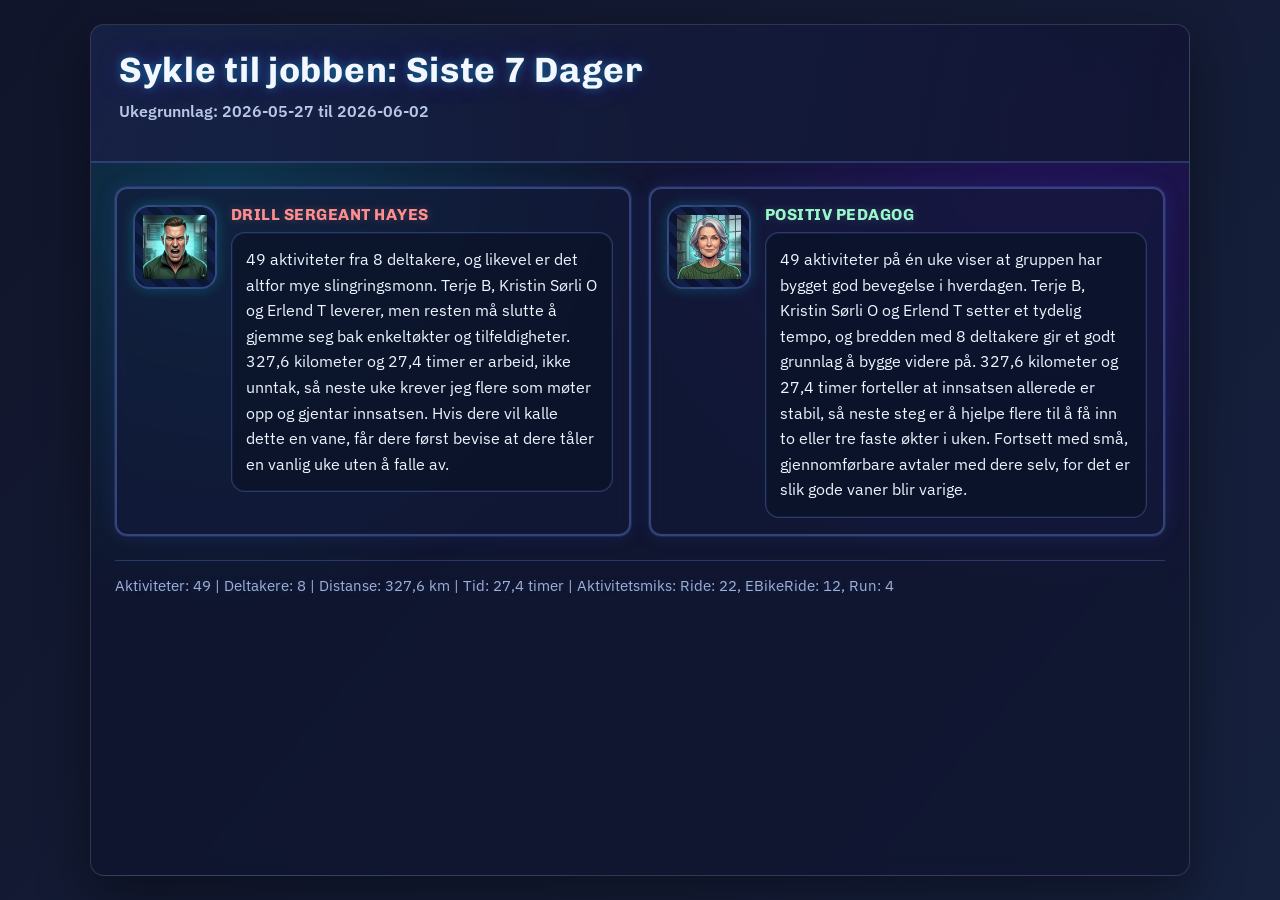
<file: dialogue.html>
<!DOCTYPE html>
<html lang="no">
<head>
    <meta charset="UTF-8">
    <meta name="viewport" content="width=device-width, initial-scale=1.0">
    <title>Sykle til jobben: Siste 7 Dager</title>
    <link rel="preconnect" href="https://fonts.googleapis.com">
    <link rel="preconnect" href="https://fonts.gstatic.com" crossorigin>
    <link href="https://fonts.googleapis.com/css2?family=Chivo:wght@400;700;900&family=IBM+Plex+Sans:wght@400;500;600&display=swap" rel="stylesheet">
    <style>
        :root {
            --bg-1: #11152b;
            --bg-2: #16213e;
            --panel-bg: rgba(19, 27, 58, 0.7);
            --panel-border: rgba(124, 150, 255, 0.35);
            --panel-title: #d8e2ff;
            --muted: #9fb0d7;
            --text-main: #eef4ff;
            --accent: #6fa1ff;
            --accent-2: #00f2ff;
            --glow: #7000ff;
            --hayes: #ff8f8f;
            --teacher: #9af7cb;
            --bubble-bg: rgba(11, 18, 40, 0.72);
            --line: rgba(143, 169, 255, 0.2);
        }

        * {
            box-sizing: border-box;
        }

        body {
            margin: 0;
            min-height: 100vh;
            font-family: "IBM Plex Sans", sans-serif;
            color: var(--text-main);
            background: linear-gradient(130deg, var(--bg-1) 0%, var(--bg-2) 100%);
            padding: 24px;
            display: flex;
            justify-content: center;
            align-items: stretch;
        }

        .stage {
            width: min(1100px, 100%);
            background:
                radial-gradient(circle at 12% 18%, rgba(0, 242, 255, 0.14), transparent 36%),
                radial-gradient(circle at 88% 12%, rgba(112, 0, 255, 0.18), transparent 38%),
                rgba(15, 21, 47, 0.74);
            border: 1px solid rgba(255, 255, 255, 0.14);
            border-radius: 14px;
            backdrop-filter: blur(10px);
            box-shadow: 0 18px 52px rgba(0, 0, 0, 0.42);
            overflow: hidden;
        }

        .header {
            padding: 24px 28px;
            border-bottom: 2px solid rgba(111, 161, 255, 0.25);
            background: linear-gradient(100deg, rgba(24, 32, 69, 0.88), rgba(16, 22, 46, 0.82));
        }

        h1 {
            margin: 0;
            font-family: "Chivo", sans-serif;
            font-size: clamp(1.4rem, 3.2vw, 2.2rem);
            letter-spacing: 0.02em;
            color: #f4f7ff;
            text-shadow: 0 0 10px rgba(0, 242, 255, 0.4), 0 0 24px rgba(112, 0, 255, 0.35);
        }

        .subtitle {
            margin: 8px 0 0;
            color: var(--muted);
            font-size: 0.98rem;
        }

        .week-meta {
            margin-top: 10px;
            font-weight: 600;
            color: #b7c6ea;
        }

        .dialogue-grid {
            display: grid;
            grid-template-columns: 1fr 1fr;
            gap: 18px;
            padding: 24px;
        }

        .card {
            background: var(--panel-bg);
            border: 2px solid var(--panel-border);
            border-radius: 12px;
            box-shadow: 0 0 0 1px rgba(111, 161, 255, 0.12), 0 0 20px rgba(58, 93, 228, 0.15);
            backdrop-filter: blur(6px);
            padding: 16px;
            display: grid;
            grid-template-columns: 84px 1fr;
            gap: 14px;
            align-items: start;
            animation: rise 500ms ease both;
        }

        .card.teacher {
            animation-delay: 120ms;
        }

        .card:hover {
            box-shadow: 0 0 0 1px rgba(111, 161, 255, 0.18), 0 0 28px rgba(0, 242, 255, 0.16);
        }

        .avatar-wrap {
            width: 84px;
            height: 84px;
            border-radius: 16px;
            overflow: hidden;
            border: 2px solid rgba(122, 154, 255, 0.35);
            background: repeating-linear-gradient(
                45deg,
                rgba(8, 18, 45, 0.55),
                rgba(8, 18, 45, 0.55) 8px,
                rgba(18, 33, 75, 0.8) 8px,
                rgba(18, 33, 75, 0.8) 16px
            );
            display: flex;
            align-items: center;
            justify-content: center;
            text-align: center;
            font-size: 0.74rem;
            color: #8ff8ff;
            font-weight: 600;
            line-height: 1.2;
            padding: 8px;
            box-shadow: 0 0 14px rgba(0, 242, 255, 0.22);
        }

        .avatar-wrap img {
            width: 100%;
            height: 100%;
            object-fit: cover;
            display: block;
        }

        .speaker {
            margin: 0;
            font-family: "Chivo", sans-serif;
            font-size: 1rem;
            letter-spacing: 0.03em;
            color: var(--panel-title);
        }

        .speaker.hayes {
            color: var(--hayes);
            text-shadow: 0 0 10px rgba(255, 143, 143, 0.25);
        }

        .speaker.teacher {
            color: var(--teacher);
            text-shadow: 0 0 10px rgba(154, 247, 203, 0.22);
        }

        .bubble {
            margin-top: 8px;
            background: var(--bubble-bg);
            border: 1px solid rgba(122, 154, 255, 0.3);
            border-radius: 14px;
            padding: 14px;
            line-height: 1.6;
            color: var(--text-main);
            min-height: 180px;
            white-space: pre-wrap;
            box-shadow: inset 0 0 0 1px rgba(111, 161, 255, 0.08);
        }

        .stats {
            border-top: 1px solid rgba(111, 161, 255, 0.25);
            margin: 0 24px 24px;
            padding-top: 14px;
            color: var(--muted);
            font-size: 0.94rem;
            line-height: 1.5;
            text-shadow: 0 0 8px rgba(111, 161, 255, 0.18);
        }

        @keyframes rise {
            from {
                opacity: 0;
                transform: translateY(12px);
            }
            to {
                opacity: 1;
                transform: translateY(0);
            }
        }

        @media (max-width: 900px) {
            .dialogue-grid {
                grid-template-columns: 1fr;
            }

            .bubble {
                min-height: 0;
            }
        }

        @media (max-width: 560px) {
            body {
                padding: 10px;
            }

            .header {
                padding: 18px;
            }

            .dialogue-grid {
                padding: 14px;
                gap: 12px;
            }

            .card {
                grid-template-columns: 68px 1fr;
                padding: 12px;
            }

            .avatar-wrap {
                width: 68px;
                height: 68px;
            }

            .stats {
                margin: 0 14px 14px;
            }
        }
    </style>
</head>
<body>
    <main class="stage">
        <section class="header">
            <h1>Sykle til jobben: Siste 7 Dager</h1>
            <p id="week-label" class="week-meta">Ukegrunnlag: 2026-05-27 til 2026-06-02</p>
        </section>

        <section class="dialogue-grid">
            <article class="card">
                <div class="avatar-wrap" id="hayes-avatar-wrap">
                    <img id="hayes-avatar" src="avatars/hayes.png" alt="Avatar for drill sergeant Hayes">
                </div>
                <div>
                    <h2 class="speaker hayes">DRILL SERGEANT HAYES</h2>
                    <div id="hayes-text" class="bubble">49 aktiviteter fra 8 deltakere, og likevel er det altfor mye slingringsmonn. Terje B, Kristin Sørli O og Erlend T leverer, men resten må slutte å gjemme seg bak enkeltøkter og tilfeldigheter. 327,6 kilometer og 27,4 timer er arbeid, ikke unntak, så neste uke krever jeg flere som møter opp og gjentar innsatsen. Hvis dere vil kalle dette en vane, får dere først bevise at dere tåler en vanlig uke uten å falle av.</div>
                </div>
            </article>

            <article class="card teacher">
                <div class="avatar-wrap" id="teacher-avatar-wrap">
                    <img id="teacher-avatar" src="avatars/teacher.png" alt="Avatar for positiv lærer">
                </div>
                <div>
                    <h2 class="speaker teacher">POSITIV PEDAGOG</h2>
                    <div id="teacher-text" class="bubble">49 aktiviteter på én uke viser at gruppen har bygget god bevegelse i hverdagen. Terje B, Kristin Sørli O og Erlend T setter et tydelig tempo, og bredden med 8 deltakere gir et godt grunnlag å bygge videre på. 327,6 kilometer og 27,4 timer forteller at innsatsen allerede er stabil, så neste steg er å hjelpe flere til å få inn to eller tre faste økter i uken. Fortsett med små, gjennomførbare avtaler med dere selv, for det er slik gode vaner blir varige.</div>
                </div>
            </article>
        </section>

        <section id="stats" class="stats">Aktiviteter: 49 | Deltakere: 8 | Distanse: 327,6 km | Tid: 27,4 timer | Aktivitetsmiks: Ride: 22, EBikeRide: 12, Run: 4</section>
    </main>

    <script>
        const avatarFallback = (imgId, fallbackText) => {
            const img = document.getElementById(imgId);
            if (img) {
                img.addEventListener("error", () => {
                    img.remove();
                    img.parentElement.textContent = fallbackText;
                });
            }
        };
        avatarFallback("hayes-avatar", "LEGG INN\nHAYES-BILDE");
        avatarFallback("teacher-avatar", "LEGG INN\nLÆRER-BILDE");
    </script>
</body>
</html>
</file>
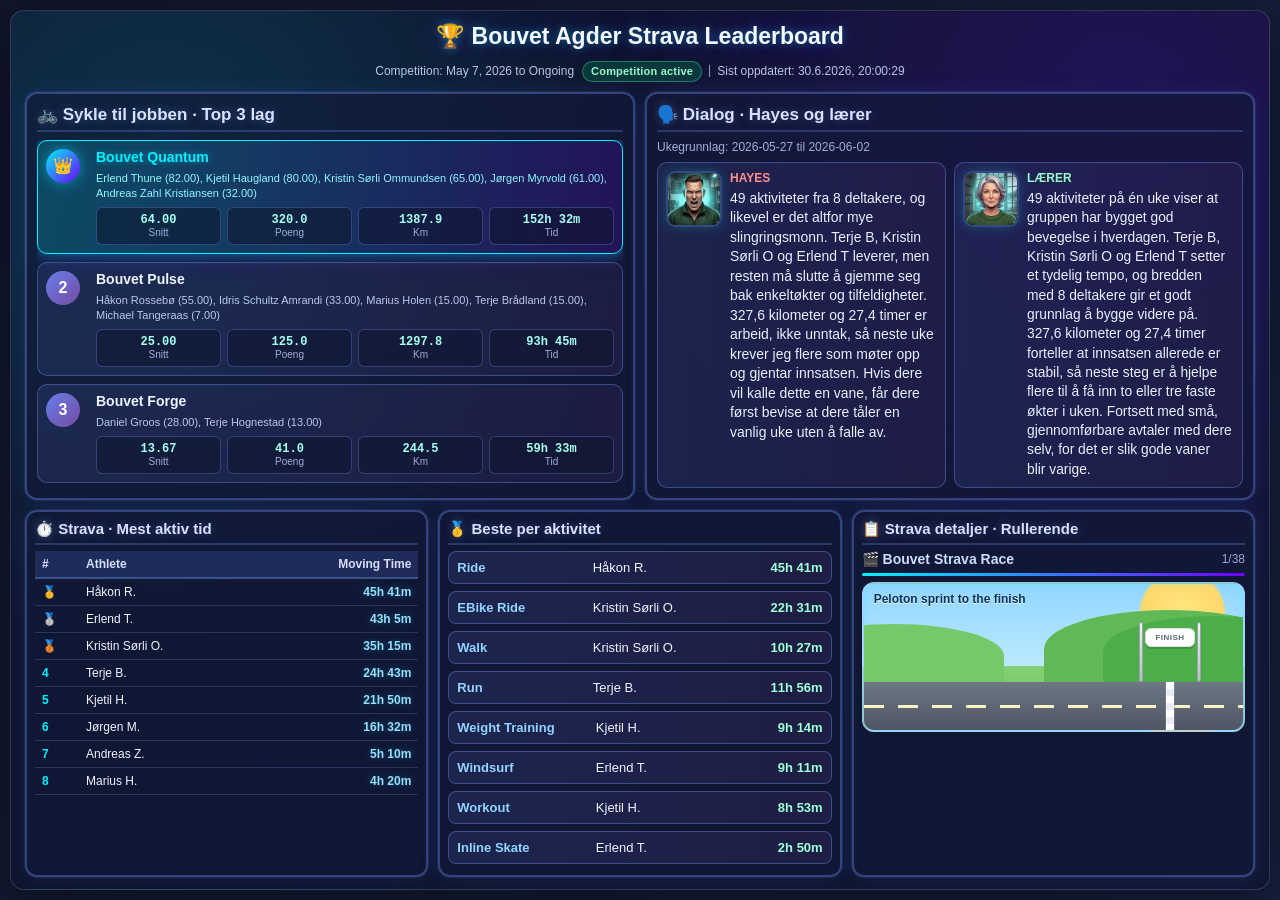
<file: strava.html>
<!DOCTYPE html>
<html lang="en">
<head>
    <meta charset="UTF-8">
    <meta name="viewport" content="width=device-width, initial-scale=1.0">
    <title>Strava Club Leaderboard</title>
    <style>
        :root {
            --bg-1: #11152b;
            --bg-2: #16213e;
            --panel-bg: rgba(19, 27, 58, 0.7);
            --panel-border: rgba(124, 150, 255, 0.35);
            --panel-title: #d8e2ff;
            --muted: #9fb0d7;
            --text-main: #eef4ff;
            --accent: #6fa1ff;
            --accent-2: #00f2ff;
            --glow: #7000ff;
            --good-bg: rgba(3, 109, 74, 0.42);
            --good-text: #9af7cb;
            --bad-bg: rgba(133, 34, 34, 0.45);
            --bad-text: #ffc1c1;
        }

        * {
            margin: 0;
            padding: 0;
            box-sizing: border-box;
        }

        body {
            font-family: -apple-system, BlinkMacSystemFont, 'Segoe UI', Roboto, Oxygen, Ubuntu, Cantarell, sans-serif;
            background: linear-gradient(130deg, var(--bg-1) 0%, var(--bg-2) 100%);
            min-height: 100vh;
            padding: 10px;
            color: var(--text-main);
            overflow: hidden;
        }

        .container {
            width: 100%;
            height: calc(100vh - 20px);
            margin: 0 auto;
            background:
                radial-gradient(circle at 12% 18%, rgba(0, 242, 255, 0.14), transparent 36%),
                radial-gradient(circle at 88% 12%, rgba(112, 0, 255, 0.18), transparent 38%),
                rgba(15, 21, 47, 0.74);
            border-radius: 14px;
            border: 1px solid rgba(255, 255, 255, 0.14);
            backdrop-filter: blur(10px);
            box-shadow: 0 18px 52px rgba(0, 0, 0, 0.42);
            padding: 12px 14px;
            display: flex;
            flex-direction: column;
            gap: 10px;
        }

        h1 {
            color: #f4f7ff;
            text-align: center;
            font-size: 23px;
            line-height: 1.2;
            text-shadow: 0 0 10px rgba(0, 242, 255, 0.4), 0 0 24px rgba(112, 0, 255, 0.35);
        }

        .header-meta {
            text-align: center;
            color: #b7c6ea;
            font-size: 12px;
            line-height: 1.4;
        }

        .header-meta .sep {
            color: #8ea1cb;
            margin: 0 6px;
        }

        .competition-state {
            display: inline-block;
            margin-left: 8px;
            padding: 2px 8px;
            border-radius: 999px;
            font-size: 11px;
            font-weight: 700;
            letter-spacing: 0.2px;
            vertical-align: middle;
        }

        .competition-state.ended {
            color: var(--bad-text);
            background: var(--bad-bg);
            border: 1px solid rgba(248, 113, 113, 0.45);
        }

        .competition-state.active {
            color: var(--good-text);
            background: var(--good-bg);
            border: 1px solid rgba(52, 211, 153, 0.45);
        }

        .dashboard-grid {
            flex: 1;
            min-height: 0;
            display: grid;
            grid-template-columns: 1fr 1fr;
            grid-template-rows: minmax(250px, 1fr) minmax(230px, 0.9fr);
            grid-template-areas:
                "sykle dialogue"
                "bottom bottom";
            gap: 10px;
        }

        .panel-sykle {
            grid-area: sykle;
        }

        .panel-dialogue {
            grid-area: dialogue;
        }

        .bottom-strip {
            grid-area: bottom;
            min-height: 0;
            display: grid;
            grid-template-columns: repeat(3, minmax(0, 1fr));
            gap: 10px;
        }

        .bottom-strip .panel h2 {
            font-size: 15px;
            margin-bottom: 6px;
        }

        .bottom-strip .panel {
            padding: 8px;
        }

        .bottom-strip table {
            font-size: 12px;
        }

        .bottom-strip th,
        .bottom-strip td {
            padding: 6px 7px;
        }

        .panel {
            min-height: 0;
            background: var(--panel-bg);
            border: 2px solid var(--panel-border);
            border-radius: 12px;
            box-shadow: 0 0 0 1px rgba(111, 161, 255, 0.12), 0 0 20px rgba(58, 93, 228, 0.15);
            backdrop-filter: blur(6px);
            padding: 10px;
            display: flex;
            flex-direction: column;
        }

        .panel h2 {
            color: var(--panel-title);
            margin: 0 0 8px;
            font-size: 17px;
            border-bottom: 2px solid rgba(111, 161, 255, 0.25);
            padding-bottom: 5px;
            text-shadow: 0 0 10px rgba(111, 161, 255, 0.35);
        }

        .panel-body {
            flex: 1;
            min-height: 0;
            overflow: auto;
        }

        .loading {
            text-align: center;
            color: var(--muted);
            padding: 30px 10px;
        }

        .loading::after {
            content: '';
            animation: dots 1.5s steps(4, end) infinite;
        }

        table {
            width: 100%;
            border-collapse: collapse;
            font-size: 13px;
        }

        thead {
            background: rgba(89, 121, 229, 0.2);
            border-bottom: 2px solid rgba(111, 161, 255, 0.38);
        }

        th {
            padding: 8px 10px;
            text-align: left;
            font-weight: 600;
            color: #d4e0ff;
            font-size: 12px;
        }

        td {
            padding: 7px 10px;
            border-bottom: 1px solid rgba(143, 169, 255, 0.2);
        }

        .rank {
            width: 44px;
            color: var(--accent-2);
            font-weight: 700;
        }

        .name {
            font-weight: 500;
        }

        .metric {
            text-align: right;
            white-space: nowrap;
            color: #e8f0ff;
        }

        .primary-col {
            color: #95deff;
            font-weight: 700;
            text-shadow: 0 0 8px rgba(0, 242, 255, 0.3);
        }

        .sport-winner-grid {
            display: grid;
            grid-template-columns: 1fr;
            gap: 7px;
        }

        .sport-winner-row {
            display: grid;
            grid-template-columns: minmax(110px, 0.9fr) minmax(150px, 1.2fr) auto;
            gap: 8px;
            align-items: center;
            padding: 8px;
            border-radius: 8px;
            border: 1px solid rgba(128, 159, 255, 0.35);
            background: linear-gradient(90deg, rgba(100, 126, 234, 0.14) 0%, rgba(118, 75, 162, 0.14) 100%);
            font-size: 13px;
        }

        .sport-name {
            font-weight: 700;
            color: #93d5ff;
            overflow: hidden;
            text-overflow: ellipsis;
            white-space: nowrap;
        }

        .sport-athlete {
            overflow: hidden;
            text-overflow: ellipsis;
            white-space: nowrap;
        }

        .sport-metric {
            text-align: right;
            color: #9effd9;
            white-space: nowrap;
            font-weight: 600;
        }

        .sykle-top3 {
            display: grid;
            grid-template-columns: 1fr;
            gap: 8px;
        }

        .team-card {
            border: 1px solid rgba(122, 154, 255, 0.35);
            border-radius: 10px;
            padding: 8px;
            background: linear-gradient(90deg, rgba(102, 126, 234, 0.13) 0%, rgba(118, 75, 162, 0.12) 100%);
            display: grid;
            grid-template-columns: 42px 1fr;
            gap: 8px;
        }

        .team-card.winner {
            border-color: #00f2ff;
            background: linear-gradient(90deg, rgba(0, 242, 255, 0.2) 0%, rgba(112, 0, 255, 0.18) 100%);
            box-shadow: 0 0 14px rgba(0, 242, 255, 0.42), 0 0 26px rgba(112, 0, 255, 0.26);
            animation: neonPulse 1.6s ease-in-out infinite alternate;
        }

        .team-rank {
            width: 34px;
            height: 34px;
            border-radius: 50%;
            background: linear-gradient(135deg, #667eea, #764ba2);
            color: #fff;
            display: flex;
            align-items: center;
            justify-content: center;
            font-size: 16px;
            font-weight: 800;
        }

        .team-card.winner .team-rank {
            background: linear-gradient(135deg, #00f2ff, #7000ff);
            box-shadow: 0 0 14px rgba(0, 242, 255, 0.5);
        }

        .team-main {
            min-width: 0;
        }

        .team-title {
            font-size: 14px;
            font-weight: 700;
            color: #edf4ff;
            overflow: hidden;
            text-overflow: ellipsis;
            white-space: nowrap;
        }

        .team-members {
            margin-top: 6px;
            font-size: 11px;
            line-height: 1.35;
            color: #b9c8ec;
            overflow-wrap: anywhere;
            word-break: break-word;
        }

        .team-card.winner .team-title {
            color: #00f2ff;
            text-shadow: 0 0 10px rgba(0, 242, 255, 0.45);
        }

        .team-card.winner .team-members {
            color: #8ff8ff;
        }

        .team-stats {
            display: grid;
            grid-template-columns: repeat(4, minmax(45px, 1fr));
            gap: 6px;
            margin-top: 6px;
        }

        .team-stat {
            background: rgba(13, 20, 45, 0.55);
            border: 1px solid rgba(122, 154, 255, 0.3);
            border-radius: 6px;
            text-align: center;
            padding: 5px 4px;
        }

        .team-stat .v {
            font-size: 12px;
            font-weight: 700;
            color: #a6fff0;
            line-height: 1.2;
            font-family: 'Courier New', monospace;
        }

        .team-stat .l {
            font-size: 10px;
            color: #9eb0dc;
            line-height: 1.2;
        }

        .sykle-context {
            margin-top: 8px;
            display: flex;
            flex-wrap: wrap;
            gap: 7px;
            font-size: 11px;
            color: #bed0f5;
        }

        .context-pill {
            border: 1px solid rgba(122, 154, 255, 0.42);
            background: rgba(21, 31, 68, 0.7);
            border-radius: 999px;
            padding: 3px 8px;
            white-space: nowrap;
        }

        .rolling-header {
            display: flex;
            justify-content: space-between;
            align-items: center;
            gap: 8px;
            margin-bottom: 6px;
        }

        .rolling-title {
            font-size: 14px;
            color: #cbddff;
            font-weight: 700;
        }

        .rolling-index {
            font-size: 12px;
            color: #97a9d8;
            white-space: nowrap;
        }

        .progress-bar-wrapper {
            height: 3px;
            background: rgba(147, 170, 244, 0.28);
            border-radius: 999px;
            overflow: hidden;
            margin-bottom: 6px;
        }

        .progress-bar {
            width: 0;
            height: 100%;
            background: linear-gradient(90deg, #00f2ff, #7000ff);
            box-shadow: 0 0 12px rgba(0, 242, 255, 0.6);
        }

        .rolling-content {
            min-height: 0;
            flex: 1;
            overflow: auto;
        }

        .rolling-empty {
            color: #9eb0dc;
            text-align: center;
            padding: 24px 10px;
        }

        .dialogue-meta {
            color: #9fb0d7;
            font-size: 12px;
            margin-bottom: 8px;
        }

        .panel-dialogue .panel-body {
            overflow: hidden;
            display: flex;
            flex-direction: column;
        }

        .dialogue-split {
            min-height: 0;
            flex: 1;
            display: grid;
            grid-template-columns: 1fr 1fr;
            gap: 8px;
        }

        .dialogue-card {
            min-height: 0;
            border: 1px solid rgba(122, 154, 255, 0.35);
            border-radius: 10px;
            padding: 8px;
            background: linear-gradient(90deg, rgba(102, 126, 234, 0.13) 0%, rgba(118, 75, 162, 0.12) 100%);
            display: grid;
            grid-template-columns: 56px 1fr;
            gap: 8px;
            height: 100%;
        }

        .dialogue-card > div:last-child {
            min-height: 0;
            display: flex;
            flex-direction: column;
        }

        .dialogue-avatar {
            width: 56px;
            height: 56px;
            border-radius: 10px;
            border: 2px solid rgba(122, 154, 255, 0.4);
            object-fit: cover;
            box-shadow: 0 0 12px rgba(0, 242, 255, 0.22);
            background: rgba(11, 18, 40, 0.9);
        }

        .dialogue-avatar-fallback {
            width: 56px;
            height: 56px;
            border-radius: 10px;
            border: 2px solid rgba(122, 154, 255, 0.4);
            display: none;
            align-items: center;
            justify-content: center;
            text-align: center;
            font-size: 9px;
            color: #8ff8ff;
            background: rgba(11, 18, 40, 0.9);
            padding: 4px;
        }

        .dialogue-label {
            font-size: 12px;
            font-weight: 700;
            margin-bottom: 4px;
        }

        .dialogue-label.hayes {
            color: #ff8f8f;
        }

        .dialogue-label.teacher {
            color: #9af7cb;
        }

        .dialogue-text {
            font-size: 12px;
            color: #e8f0ff;
            line-height: 1.45;
            min-height: 0;
            flex: 1;
            overflow: hidden;
            white-space: pre-wrap;
            padding-right: 2px;
        }

        .fun-board {
            position: relative;
            height: 150px;
            border-radius: 12px;
            overflow: hidden;
            border: 2px solid rgba(159, 207, 255, 0.7);
            box-shadow: inset 0 0 10px rgba(0, 242, 255, 0.2);
            background:
                radial-gradient(circle at 84% 20%, #ffe681 0, #ffd86a 12%, transparent 13%),
                linear-gradient(to bottom, #91d6ff 0%, #bce9ff 56%, #85d276 56%, #64b85a 100%);
        }

        .fun-cloud {
            position: absolute;
            color: rgba(255, 255, 255, 0.95);
            filter: drop-shadow(0 2px 2px rgba(0, 0, 0, 0.08));
            user-select: none;
            pointer-events: none;
            animation: cloudDrift linear infinite;
            z-index: 1;
        }

        .fun-cloud.c1 { top: 14px; left: -80px; font-size: 22px; animation-duration: 22s; }
        .fun-cloud.c2 { top: 38px; left: -140px; font-size: 25px; animation-duration: 27s; animation-delay: -8s; }
        .fun-cloud.c3 { top: 28px; left: -210px; font-size: 18px; animation-duration: 30s; animation-delay: -16s; }

        .fun-hill {
            position: absolute;
            border-radius: 50% 50% 0 0;
            bottom: 42px;
            z-index: 2;
        }

        .fun-hill.h1 { left: -80px; width: 220px; height: 64px; background: #74c96a; }
        .fun-hill.h2 { left: 180px; width: 250px; height: 78px; background: #60b956; }
        .fun-hill.h3 { right: -80px; width: 220px; height: 72px; background: #4cae48; }

        .fun-road {
            position: absolute;
            left: 0;
            right: 0;
            bottom: 0;
            height: 48px;
            background: linear-gradient(to bottom, #6e7785, #4e5563);
            z-index: 3;
        }

        .fun-road::before {
            content: '';
            position: absolute;
            left: 0;
            right: 0;
            top: 23px;
            height: 3px;
            background: repeating-linear-gradient(90deg, #f8f1c7 0, #f8f1c7 20px, transparent 20px, transparent 34px);
        }

        .fun-racer {
            position: absolute;
            bottom: 28px;
            left: -14%;
            line-height: 1;
            user-select: none;
            pointer-events: none;
            transform: scaleX(-1);
            z-index: 5;
        }

        .fun-racer span {
            display: block;
        }

        .fun-racer.r1 { font-size: 26px; }
        .fun-racer.r2 { font-size: 24px; bottom: 24px; }
        .fun-racer.r3 { font-size: 28px; bottom: 24px; }
        .fun-racer.r4 { font-size: 24px; bottom: 30px; }
        .fun-racer.r5 { font-size: 22px; bottom: 22px; }
        .fun-racer.r6 { font-size: 22px; bottom: 27px; }

        .fun-bike {
            font-size: 18px;
            transform: translateY(-2px);
        }

        .fun-goal {
            position: absolute;
            right: 42px;
            bottom: 48px;
            width: 62px;
            height: 62px;
            z-index: 6;
            pointer-events: none;
        }

        .fun-goal-pole {
            position: absolute;
            bottom: 0;
            width: 4px;
            height: 60px;
            background: linear-gradient(to bottom, #f1f3f5, #b8bec8);
            border: 1px solid #99a1ac;
            border-radius: 3px;
        }

        .fun-goal-pole.left { left: 0; }
        .fun-goal-pole.right { right: 0; }

        .fun-goal-banner {
            position: absolute;
            left: 6px;
            right: 6px;
            top: 8px;
            font-size: 8px;
            font-weight: 800;
            letter-spacing: 0.5px;
            color: #5f6978;
            text-align: center;
            padding: 4px 0;
            border-radius: 6px;
            border: 1px solid #d9dee6;
            background: #ffffff;
            box-shadow: 0 2px 0 rgba(0, 0, 0, 0.15);
        }

        .fun-finish-line {
            position: absolute;
            right: 69px;
            bottom: 0;
            width: 8px;
            height: 48px;
            z-index: 4;
            background: repeating-linear-gradient(to bottom, #ffffff 0, #ffffff 7px, #e8edf5 7px, #e8edf5 14px);
            box-shadow: 0 0 0 1px rgba(130, 144, 163, 0.45);
        }

        .fun-confetti {
            position: absolute;
            right: 24px;
            bottom: 78px;
            width: 110px;
            height: 72px;
            z-index: 7;
            pointer-events: none;
        }

        .fun-confetti-piece {
            position: absolute;
            top: 14px;
            left: 36px;
            width: 5px;
            height: 8px;
            border-radius: 2px;
            opacity: 0;
            transform: translate(0, 0) rotate(0deg);
        }

        .fun-confetti.burst .fun-confetti-piece {
            animation: confettiPiece 2200ms ease-out forwards;
        }

        .fun-confetti-piece:nth-child(1) { background: #ff4d6d; --dx: -34px; --dy: 36px; animation-delay: 0ms; }
        .fun-confetti-piece:nth-child(2) { background: #ffd166; --dx: -20px; --dy: 40px; animation-delay: 60ms; }
        .fun-confetti-piece:nth-child(3) { background: #06d6a0; --dx: 2px; --dy: 40px; animation-delay: 80ms; }
        .fun-confetti-piece:nth-child(4) { background: #118ab2; --dx: 20px; --dy: 44px; animation-delay: 120ms; }
        .fun-confetti-piece:nth-child(5) { background: #ef476f; --dx: 36px; --dy: 40px; animation-delay: 140ms; }
        .fun-confetti-piece:nth-child(6) { background: #ff9f1c; --dx: -12px; --dy: 34px; animation-delay: 170ms; }
        .fun-confetti-piece:nth-child(7) { background: #8338ec; --dx: 12px; --dy: 34px; animation-delay: 190ms; }
        .fun-confetti-piece:nth-child(8) { background: #3a86ff; --dx: -28px; --dy: 44px; animation-delay: 220ms; }
        .fun-confetti-piece:nth-child(9) { background: #12b886; --dx: 40px; --dy: 48px; animation-delay: 30ms; }
        .fun-confetti-piece:nth-child(10) { background: #ff6b6b; --dx: -44px; --dy: 46px; animation-delay: 90ms; }
        .fun-confetti-piece:nth-child(11) { background: #f59f00; --dx: 24px; --dy: 54px; animation-delay: 110ms; }
        .fun-confetti-piece:nth-child(12) { background: #2f9e44; --dx: -14px; --dy: 50px; animation-delay: 150ms; }
        .fun-confetti-piece:nth-child(13) { background: #e64980; --dx: 46px; --dy: 46px; animation-delay: 180ms; }
        .fun-confetti-piece:nth-child(14) { background: #4c6ef5; --dx: -48px; --dy: 58px; animation-delay: 210ms; }
        .fun-confetti-piece:nth-child(15) { background: #0ca678; --dx: 6px; --dy: 56px; animation-delay: 240ms; }
        .fun-confetti-piece:nth-child(16) { background: #f03e3e; --dx: -6px; --dy: 54px; animation-delay: 260ms; }

        .fun-race-caption {
            position: absolute;
            top: 8px;
            left: 10px;
            right: 10px;
            font-size: 12px;
            font-weight: 700;
            color: #0b3157;
            text-shadow: 0 1px 0 rgba(255, 255, 255, 0.9);
            z-index: 5;
        }

        @keyframes neonPulse {
            from {
                box-shadow: 0 0 10px rgba(0, 242, 255, 0.35), 0 0 24px rgba(112, 0, 255, 0.18);
            }
            to {
                box-shadow: 0 0 18px rgba(0, 242, 255, 0.58), 0 0 34px rgba(112, 0, 255, 0.35);
            }
        }

        @keyframes dots {
            0%, 20% { content: ''; }
            40% { content: '.'; }
            60% { content: '..'; }
            80%, 100% { content: '...'; }
        }

        @keyframes cloudDrift {
            from { transform: translateX(0); }
            to { transform: translateX(900px); }
        }

        @keyframes funRace {
            from { left: -14%; }
            to { left: 102%; }
        }

        @keyframes confettiPiece {
            0% {
                opacity: 0;
                transform: translate(0, 0) rotate(0deg);
            }
            8% {
                opacity: 1;
                transform: translate(0, -6px) rotate(40deg);
            }
            100% {
                opacity: 0;
                transform: translate(var(--dx), var(--dy)) rotate(320deg);
            }
        }

        @media (max-width: 1200px) {
            .dashboard-grid {
                grid-template-columns: 1fr;
                grid-template-rows: auto auto auto;
                grid-template-areas:
                    "sykle"
                    "dialogue"
                    "bottom";
            }

            .bottom-strip {
                grid-template-columns: 1fr;
            }

            .container {
                min-height: auto;
            }

            .sport-winner-row {
                grid-template-columns: minmax(100px, 0.8fr) minmax(130px, 1fr) auto;
            }

            .dialogue-split {
                grid-template-columns: 1fr;
            }
        }
    </style>
</head>
<body>
    <div class="container">
        <h1>🏆 Bouvet Agder Strava Leaderboard</h1>
        <div class="header-meta" id="headerMeta">Loading…</div>

        <div class="dashboard-grid">
            <section class="panel panel-sykle">
                <h2>🚲 Sykle til jobben · Top 3 lag</h2>
                <div class="panel-body" id="panelSykleTop3">
                    <div class="loading">Loading...</div>
                </div>
            </section>

            <section class="panel panel-dialogue">
                <h2>🗣️ Dialog · Hayes og lærer</h2>
                <div class="panel-body">
                    <div class="dialogue-meta" id="dialogueMeta">Laster dialoggrunnlag...</div>
                    <div class="dialogue-split">
                        <article class="dialogue-card">
                            <div>
                                <img id="hayesAvatar" class="dialogue-avatar" src="avatars/hayes.png" alt="Hayes avatar">
                                <div id="hayesAvatarFallback" class="dialogue-avatar-fallback">LEGG INN HAYES</div>
                            </div>
                            <div>
                                <div class="dialogue-label hayes">HAYES</div>
                                <div id="dialogueHayes" class="dialogue-text">Laster...</div>
                            </div>
                        </article>
                        <article class="dialogue-card">
                            <div>
                                <img id="teacherAvatar" class="dialogue-avatar" src="avatars/teacher.png" alt="Lærer avatar">
                                <div id="teacherAvatarFallback" class="dialogue-avatar-fallback">LEGG INN LÆRER</div>
                            </div>
                            <div>
                                <div class="dialogue-label teacher">LÆRER</div>
                                <div id="dialogueTeacher" class="dialogue-text">Laster...</div>
                            </div>
                        </article>
                    </div>
                </div>
            </section>

            <div class="bottom-strip">
                <section class="panel">
                    <h2>⏱️ Strava · Mest aktiv tid</h2>
                    <div class="panel-body" id="panelStravaActiveTime">
                        <div class="loading">Loading...</div>
                    </div>
                </section>

                <section class="panel">
                    <h2>🥇 Beste per aktivitet</h2>
                    <div class="panel-body" id="panelBestPerSport">
                        <div class="loading">Loading...</div>
                    </div>
                </section>

                <section class="panel">
                    <h2>📋 Strava detaljer · Rullerende</h2>
                    <div class="panel-body" id="panelStravaRolling">
                        <div class="loading">Loading...</div>
                    </div>
                </section>
            </div>
        </div>
    </div>

    <script>
        const DATA_REFRESH_MS = 5 * 60 * 1000;
        const ROLL_INTERVAL_MS = 10000;
        const TOP_ACTIVE_ROWS = 10;

        let hasSuccessfulRender = false;
        let rollingInterval = null;
        let rollingIndex = 0;
        let rollingBoards = [];
        let funRaceConfettiTimer = null;

        function formatTime(seconds) {
            const safe = Number.isFinite(seconds) ? Math.max(0, seconds) : 0;
            const h = Math.floor(safe / 3600);
            const m = Math.floor((safe % 3600) / 60);
            return `${h}h ${m}m`;
        }

        function formatKm(centimeters) {
            if (!centimeters) return '0.0';
            return (centimeters / 100000).toFixed(1);
        }

        function formatSportName(sport) {
            return String(sport || 'Other')
                .replace(/([a-z])([A-Z])/g, '$1 $2')
                .replace(/_/g, ' ')
                .trim();
        }

        function setHeaderMeta(config, updateData) {
            const startDate = new Date(config.startDate);
            const configuredEndDate = config.endDate ? new Date(config.endDate) : null;
            const endDate = configuredEndDate && !Number.isNaN(configuredEndDate.getTime()) ? configuredEndDate : null;

            const displayStartDate = startDate.toLocaleDateString('en-US', {
                year: 'numeric', month: 'long', day: 'numeric'
            });
            const displayEndDate = endDate
                ? endDate.toLocaleDateString('en-US', { year: 'numeric', month: 'long', day: 'numeric' })
                : 'Ongoing';
            const now = new Date();
            const competitionState = endDate && now > endDate
                ? '<span class="competition-state ended">Competition ended</span>'
                : '<span class="competition-state active">Competition active</span>';

            const updateTime = updateData && updateData.timestamp
                ? new Date(updateData.timestamp).toLocaleString('no-NO')
                : 'N/A';

            document.getElementById('headerMeta').innerHTML =
                `Competition: ${displayStartDate} to ${displayEndDate}${competitionState}`
                + `<span class="sep">|</span>Sist oppdatert: ${updateTime}`;
        }

        function buildStravaState(config, activities, members) {
            const startDate = new Date(config.startDate);
            const configuredEndDate = config.endDate ? new Date(config.endDate) : null;
            const endDate = configuredEndDate && !Number.isNaN(configuredEndDate.getTime()) ? configuredEndDate : null;

            const athleteStats = {};
            const sportStats = {};

            activities.forEach(activity => {
                if (!activity.activity_date || !activity.athlete) return;
                const activityDate = new Date(activity.activity_date);
                if (Number.isNaN(activityDate.getTime())) return;
                if (activityDate < startDate) return;
                if (endDate && activityDate > endDate) return;

                const athlete = activity.athlete;
                const name = `${athlete.firstname} ${athlete.lastname}`;

                if (!athleteStats[name]) {
                    athleteStats[name] = {
                        name,
                        activities: 0,
                        distance: 0,
                        movingTime: 0,
                        elevation: 0,
                        hasActivities: false
                    };
                }

                athleteStats[name].activities += 1;
                athleteStats[name].distance += activity.distance || 0;
                athleteStats[name].movingTime += activity.moving_time || 0;
                athleteStats[name].elevation += activity.total_elevation_gain || 0;
                athleteStats[name].hasActivities = true;

                const sport = activity.sport_type || activity.type || 'Other';
                if (!sportStats[sport]) sportStats[sport] = {};
                if (!sportStats[sport][name]) {
                    sportStats[sport][name] = {
                        name,
                        activities: 0,
                        distance: 0,
                        movingTime: 0,
                        elevation: 0
                    };
                }

                sportStats[sport][name].activities += 1;
                sportStats[sport][name].distance += activity.distance || 0;
                sportStats[sport][name].movingTime += activity.moving_time || 0;
                sportStats[sport][name].elevation += activity.total_elevation_gain || 0;
            });

            const uniqueMembers = [...new Map(
                (members || []).map(m => [`${m.firstname} ${m.lastname}`, m])
            ).values()];

            uniqueMembers.forEach(member => {
                const name = `${member.firstname} ${member.lastname}`;
                if (!athleteStats[name]) {
                    athleteStats[name] = {
                        name,
                        activities: 0,
                        distance: 0,
                        movingTime: 0,
                        elevation: 0,
                        hasActivities: false
                    };
                }
            });

            const activeMembers = Object.values(athleteStats).filter(a => a.hasActivities);
            const overallByMovingTime = [...activeMembers].sort((a, b) => b.movingTime - a.movingTime);

            const sportsByActivityVolume = Object.entries(sportStats)
                .map(([sport, athleteMap]) => ({
                    sport,
                    athletes: Object.values(athleteMap).filter(a => a.activities > 0),
                    totalActivities: Object.values(athleteMap).reduce((sum, a) => sum + a.activities, 0)
                }))
                .filter(s => s.athletes.length > 0)
                .sort((a, b) => b.totalActivities - a.totalActivities || a.sport.localeCompare(b.sport));

            const bestPerSport = sportsByActivityVolume
                .map(entry => {
                    const leader = [...entry.athletes].sort((a, b) => b.movingTime - a.movingTime)[0];
                    if (!leader) return null;
                    return {
                        sport: formatSportName(entry.sport),
                        athlete: leader.name,
                        movingTime: leader.movingTime,
                        distance: leader.distance,
                        elevation: leader.elevation
                    };
                })
                .filter(Boolean);

            const metricDefs = [
                {
                    id: 'movingTime',
                    icon: '⏱️',
                    title: 'Most Active Time',
                    label: 'Moving Time',
                    hasData: a => a.movingTime > 0,
                    value: a => formatTime(a.movingTime)
                },
                {
                    id: 'distance',
                    icon: '📏',
                    title: 'Most Distance',
                    label: 'Distance',
                    hasData: a => a.distance > 0,
                    value: a => `${(a.distance / 1000).toFixed(1)} km`
                },
                {
                    id: 'elevation',
                    icon: '⛰️',
                    title: 'Most Elevation',
                    label: 'Elevation',
                    hasData: a => a.elevation > 0,
                    value: a => `${a.elevation.toFixed(0)} m`
                }
            ];

            const rolling = [];

            rolling.push({
                title: 'Bouvet Strava Race',
                icon: '🎬',
                customHtml: `
                    <div class="fun-board" aria-hidden="true">
                        <div class="fun-race-caption">Peloton sprint to the finish</div>
                        <div class="fun-cloud c1">☁️</div>
                        <div class="fun-cloud c2">☁️</div>
                        <div class="fun-cloud c3">☁️</div>
                        <div class="fun-hill h1"></div>
                        <div class="fun-hill h2"></div>
                        <div class="fun-hill h3"></div>
                        <div class="fun-goal">
                            <div class="fun-goal-pole left"></div>
                            <div class="fun-goal-banner">FINISH</div>
                            <div class="fun-goal-pole right"></div>
                        </div>
                        <div class="fun-finish-line"></div>
                        <div class="fun-confetti">
                            <span class="fun-confetti-piece"></span>
                            <span class="fun-confetti-piece"></span>
                            <span class="fun-confetti-piece"></span>
                            <span class="fun-confetti-piece"></span>
                            <span class="fun-confetti-piece"></span>
                            <span class="fun-confetti-piece"></span>
                            <span class="fun-confetti-piece"></span>
                            <span class="fun-confetti-piece"></span>
                            <span class="fun-confetti-piece"></span>
                            <span class="fun-confetti-piece"></span>
                            <span class="fun-confetti-piece"></span>
                            <span class="fun-confetti-piece"></span>
                            <span class="fun-confetti-piece"></span>
                            <span class="fun-confetti-piece"></span>
                            <span class="fun-confetti-piece"></span>
                            <span class="fun-confetti-piece"></span>
                        </div>
                        <div class="fun-racer r1"><span>🐇</span></div>
                        <div class="fun-racer r2"><span>🐺</span></div>
                        <div class="fun-racer r3"><span>🐴</span></div>
                        <div class="fun-racer r4"><span>🐻</span></div>
                        <div class="fun-racer r5"><span>🐢</span></div>
                        <div class="fun-racer r6"><span>🦊</span><span class="fun-bike">🚲</span></div>
                        <div class="fun-road"></div>
                    </div>
                `
            });

            sportsByActivityVolume.forEach(sportEntry => {
                const sportLabel = formatSportName(sportEntry.sport);
                metricDefs.forEach(metric => {
                    if (!sportEntry.athletes.some(metric.hasData)) return;
                    const sorted = [...sportEntry.athletes].sort((a, b) => b[metric.id] - a[metric.id]);
                    rolling.push({
                        title: `${metric.title} - ${sportLabel}`,
                        icon: metric.icon,
                        metricLabel: metric.label,
                        metricValue: metric.value,
                        rows: sorted
                    });
                });
            });

            return {
                overallByMovingTime,
                bestPerSport,
                rolling
            };
        }

        function buildSykleState(data, county, community, members) {
            if (!data || !Array.isArray(data.teamsDetailed)) return null;

            const membersByTeamId = new Map();
            const membersByTeamTitle = new Map();
            (members || []).forEach(member => {
                const first = String(member.firstname || '').trim();
                const last = String(member.lastname || '').trim();
                const fullName = `${first} ${last}`.trim();
                if (!fullName) return;

                const points = Number(member.points || 0);
                const item = {
                    name: fullName,
                    points,
                    text: `${fullName} (${points.toFixed(2)})`
                };

                if (member.teamId !== undefined && member.teamId !== null) {
                    if (!membersByTeamId.has(member.teamId)) {
                        membersByTeamId.set(member.teamId, []);
                    }
                    membersByTeamId.get(member.teamId).push(item);
                }

                const teamTitleKey = String(member.teamTitle || '').trim().toLowerCase();
                if (teamTitleKey) {
                    if (!membersByTeamTitle.has(teamTitleKey)) {
                        membersByTeamTitle.set(teamTitleKey, []);
                    }
                    membersByTeamTitle.get(teamTitleKey).push(item);
                }
            });

            const sortMembers = list => list.slice().sort((a, b) => b.points - a.points || a.name.localeCompare(b.name));

            const topTeams = [...data.teamsDetailed]
                .sort((a, b) => {
                    if (b.averagePoints !== a.averagePoints) return b.averagePoints - a.averagePoints;
                    return b.totalPoints - a.totalPoints;
                })
                .slice(0, 3)
                .map(team => {
                    const byId = team.id !== undefined && team.id !== null ? membersByTeamId.get(team.id) : null;
                    const byTitle = membersByTeamTitle.get(String(team.title || '').trim().toLowerCase());
                    const memberList = sortMembers(byId || byTitle || []);

                    return {
                        ...team,
                        membersText: memberList.length > 0
                            ? memberList.map(member => member.text).join(', ')
                            : 'Ingen medlemmer funnet'
                    };
                });

            return {
                topTeams,
                members: data.countCompanyMembers,
                totalPoints: data.pointsTotal,
                totalWorkouts: data.totalWorkouts,
                totalKm: formatKm(data.totalCentimeters),
                nationalRank: data.rank,
                nationalCount: data.totalCompanies,
                countyRank: county && county.rank ? `${county.rank}/${county.totalCompanies}` : null,
                communityRank: community && community.rank ? `${community.rank}/${community.totalCompanies}` : null
            };
        }

        function setupDialogueAvatars() {
            const pairs = [
                ['hayesAvatar', 'hayesAvatarFallback'],
                ['teacherAvatar', 'teacherAvatarFallback']
            ];

            pairs.forEach(([imgId, fallbackId]) => {
                const img = document.getElementById(imgId);
                const fallback = document.getElementById(fallbackId);
                if (!img || !fallback) return;

                img.addEventListener('error', () => {
                    img.style.display = 'none';
                    fallback.style.display = 'flex';
                }, { once: true });
            });
        }

        function renderDialogue(dialogue) {
            const metaEl = document.getElementById('dialogueMeta');
            const hayesEl = document.getElementById('dialogueHayes');
            const teacherEl = document.getElementById('dialogueTeacher');

            if (!dialogue || (!dialogue.hayes && !dialogue.teacher)) {
                metaEl.textContent = 'Kunne ikke laste dialoggrunnlag.';
                hayesEl.textContent = 'Kjør generate_weekly_dialogue.py for å lage weekly_dialogue.json.';
                teacherEl.textContent = 'Når weekly_dialogue.json finnes, vises læreroppsummeringen her.';
                fitDialogueTextSoon();
                return;
            }

            metaEl.textContent = `Ukegrunnlag: ${dialogue.week_label || 'Ingen datert aktivitet'}`;
            hayesEl.textContent = dialogue.hayes || 'Hayes-oppsummering mangler.';
            teacherEl.textContent = dialogue.teacher || 'Læreroppsummering mangler.';
            fitDialogueTextSoon();
        }

        function fitDialogueTextElement(element) {
            if (!element) return;

            const maxFont = 14;
            const minFont = 6;
            const tolerance = 0.1;

            if (element.clientHeight <= 0 || element.clientWidth <= 0) return;

            element.style.lineHeight = '1.4';
            let low = minFont;
            let high = maxFont;
            let best = minFont;

            while ((high - low) > tolerance) {
                const mid = (low + high) / 2;
                element.style.fontSize = `${mid}px`;

                const fitsHeight = element.scrollHeight <= element.clientHeight;
                const fitsWidth = element.scrollWidth <= element.clientWidth;

                if (fitsHeight && fitsWidth) {
                    best = mid;
                    low = mid;
                } else {
                    high = mid;
                }
            }

            element.style.fontSize = `${best.toFixed(2)}px`;
        }

        function fitDialogueTextSoon() {
            requestAnimationFrame(() => {
                requestAnimationFrame(() => {
                    fitDialogueText();
                });
            });
        }

        function fitDialogueText() {
            fitDialogueTextElement(document.getElementById('dialogueHayes'));
            fitDialogueTextElement(document.getElementById('dialogueTeacher'));
        }

        function renderSyklePanel(state) {
            const el = document.getElementById('panelSykleTop3');
            if (!state || !state.topTeams.length) {
                el.innerHTML = '<div class="loading">Kunne ikke laste topplag for sykletiljobben.</div>';
                return;
            }

            const rows = state.topTeams.map((team, index) => {
                const rank = index + 1;
                const medal = rank === 1 ? '👑' : String(rank);
                const winnerClass = rank === 1 ? ' winner' : '';
                return `
                    <div class="team-card${winnerClass}">
                        <div class="team-rank">${medal}</div>
                        <div class="team-main">
                            <div class="team-title">${team.title}</div>
                            <div class="team-members">${team.membersText}</div>
                            <div class="team-stats">
                                <div class="team-stat"><div class="v">${team.averagePoints.toFixed(2)}</div><div class="l">Snitt</div></div>
                                <div class="team-stat"><div class="v">${team.totalPoints.toFixed(1)}</div><div class="l">Poeng</div></div>
                                <div class="team-stat"><div class="v">${team.totalkilometers.toFixed(1)}</div><div class="l">Km</div></div>
                                <div class="team-stat"><div class="v">${formatTime(team.totalSeconds)}</div><div class="l">Tid</div></div>
                            </div>
                        </div>
                    </div>
                `;
            }).join('');

            el.innerHTML = `
                <div class="sykle-top3">${rows}</div>
                <div class="sykle-context">
                    <span class="context-pill">Nasjonalt: #${state.nationalRank}/${state.nationalCount}</span>
                    ${state.countyRank ? `<span class="context-pill">Fylke: #${state.countyRank}</span>` : ''}
                    ${state.communityRank ? `<span class="context-pill">Kommune: #${state.communityRank}</span>` : ''}
                    <span class="context-pill">Medlemmer: ${state.members}</span>
                    <span class="context-pill">Økter: ${state.totalWorkouts}</span>
                    <span class="context-pill">Km: ${state.totalKm}</span>
                </div>
            `;
        }

        function renderOverallActiveTime(rows) {
            const el = document.getElementById('panelStravaActiveTime');
            if (!rows || rows.length === 0) {
                el.innerHTML = '<div class="loading">Ingen aktiviteter i valgt periode.</div>';
                return;
            }

            const topRows = rows.slice(0, TOP_ACTIVE_ROWS);
            const tableRows = topRows.map((athlete, index) => {
                const medal = index === 0 ? '🥇' : index === 1 ? '🥈' : index === 2 ? '🥉' : String(index + 1);
                return `
                    <tr>
                        <td class="rank">${medal}</td>
                        <td class="name">${athlete.name}</td>
                        <td class="metric primary-col">${formatTime(athlete.movingTime)}</td>
                    </tr>
                `;
            }).join('');

            el.innerHTML = `
                <table>
                    <thead>
                        <tr>
                            <th style="width:44px">#</th>
                            <th>Athlete</th>
                            <th style="text-align:right">Moving Time</th>
                        </tr>
                    </thead>
                    <tbody>${tableRows}</tbody>
                </table>
            `;
        }

        function renderBestPerSport(rows) {
            const el = document.getElementById('panelBestPerSport');
            if (!rows || rows.length === 0) {
                el.innerHTML = '<div class="loading">Ingen sportstyper med aktivitet.</div>';
                return;
            }

            const html = rows.map(row => `
                <div class="sport-winner-row">
                    <div class="sport-name">${row.sport}</div>
                    <div class="sport-athlete">${row.athlete}</div>
                    <div class="sport-metric">${formatTime(row.movingTime)}</div>
                </div>
            `).join('');

            el.innerHTML = `<div class="sport-winner-grid">${html}</div>`;
        }

        function setupFunRace(panelRoot) {
            if (funRaceConfettiTimer) {
                clearTimeout(funRaceConfettiTimer);
                funRaceConfettiTimer = null;
            }

            if (!panelRoot) return;

            const funBoard = panelRoot.querySelector('.fun-board');
            if (!funBoard) return;

            const racers = [...funBoard.querySelectorAll('.fun-racer')];
            if (racers.length === 0) return;

            const winnerIndex = Math.floor(Math.random() * racers.length);
            racers.forEach((racer, idx) => {
                const duration = idx === winnerIndex ? 6.2 + Math.random() * 0.8 : 8.2 + Math.random() * 4.4;
                const bottom = 20 + Math.random() * 12;
                racer.style.animation = 'none';
                racer.style.left = '-14%';
                racer.offsetWidth;
                racer.style.animation = `funRace ${duration.toFixed(2)}s linear 1 forwards`;
                racer.style.bottom = `${bottom.toFixed(0)}px`;
                racer.dataset.duration = duration.toString();
            });

            const confetti = funBoard.querySelector('.fun-confetti');
            if (!confetti) return;

            confetti.classList.remove('burst');
            confetti.offsetWidth;

            const winnerDuration = parseFloat(racers[winnerIndex].dataset.duration || '6.8');
            const finishProgress = 96 / 116;
            const triggerMs = Math.max(0, Math.round(winnerDuration * finishProgress * 1000));

            funRaceConfettiTimer = setTimeout(() => {
                confetti.classList.add('burst');
            }, triggerMs);
        }

        function animateRollingProgress(progressEl) {
            if (!progressEl) return;
            progressEl.style.transition = 'none';
            progressEl.style.width = '0%';
            progressEl.offsetWidth;
            progressEl.style.transition = `width ${ROLL_INTERVAL_MS}ms linear`;
            progressEl.style.width = '100%';
        }

        function renderRollingPanel() {
            const host = document.getElementById('panelStravaRolling');
            if (!rollingBoards || rollingBoards.length === 0) {
                host.innerHTML = '<div class="rolling-empty">Ingen detaljer tilgjengelig.</div>';
                return;
            }

            const board = rollingBoards[rollingIndex % rollingBoards.length];
            let content = '';

            if (board.customHtml) {
                content = board.customHtml;
            } else {
                const rows = (board.rows || []).slice(0, 9).map((athlete, index) => {
                    const medal = index === 0 ? '🥇' : index === 1 ? '🥈' : index === 2 ? '🥉' : String(index + 1);
                    return `
                        <tr>
                            <td class="rank">${medal}</td>
                            <td class="name">${athlete.name}</td>
                            <td class="metric primary-col">${board.metricValue(athlete)}</td>
                        </tr>
                    `;
                }).join('');

                content = `
                    <table>
                        <thead>
                            <tr>
                                <th style="width:44px">#</th>
                                <th>Athlete</th>
                                <th style="text-align:right">${board.metricLabel}</th>
                            </tr>
                        </thead>
                        <tbody>${rows}</tbody>
                    </table>
                `;
            }

            host.innerHTML = `
                <div class="rolling-header">
                    <div class="rolling-title">${board.icon || ''} ${board.title}</div>
                    <div class="rolling-index">${rollingIndex + 1}/${rollingBoards.length}</div>
                </div>
                <div class="progress-bar-wrapper"><div class="progress-bar" id="rollingProgress"></div></div>
                <div class="rolling-content">${content}</div>
            `;

            const progressEl = document.getElementById('rollingProgress');
            animateRollingProgress(progressEl);
            setupFunRace(host);
        }

        function restartRollingInterval() {
            if (rollingInterval) clearInterval(rollingInterval);
            rollingInterval = setInterval(() => {
                if (!rollingBoards || rollingBoards.length === 0) return;
                rollingIndex = (rollingIndex + 1) % rollingBoards.length;
                renderRollingPanel();
            }, ROLL_INTERVAL_MS);
        }

        async function loadDashboard() {
            try {
                const [
                    configRes,
                    activitiesRes,
                    membersRes,
                    updateRes,
                    sykleNatRes,
                    sykleCountyRes,
                    sykleCommunityRes,
                    sykleMembersRes
                ] = await Promise.all([
                    fetch('config.json'),
                    fetch('master_history.json'),
                    fetch('club_members.json'),
                    fetch('last_update.json'),
                    fetch('sykletiljobben.json'),
                    fetch('sykletiljobben_county.json'),
                    fetch('sykletiljobben_community.json'),
                    fetch('sykletiljobbenmembers.json')
                ]);

                if (!configRes.ok || !activitiesRes.ok || !membersRes.ok) {
                    throw new Error('Strava core files missing');
                }

                const [config, activities, members] = await Promise.all([
                    configRes.json(),
                    activitiesRes.json(),
                    membersRes.json()
                ]);

                let dialogueData = null;
                try {
                    const dialogueRes = await fetch('weekly_dialogue.json');
                    if (dialogueRes.ok) {
                        dialogueData = await dialogueRes.json();
                    }
                } catch (dialogueError) {
                    console.warn('Could not load weekly_dialogue.json:', dialogueError);
                }

                const updateData = updateRes.ok ? await updateRes.json() : null;
                const sykleData = sykleNatRes.ok ? await sykleNatRes.json() : null;
                const countyData = sykleCountyRes.ok ? await sykleCountyRes.json() : null;
                const communityData = sykleCommunityRes.ok ? await sykleCommunityRes.json() : null;
                const sykleMembersData = sykleMembersRes.ok ? await sykleMembersRes.json() : [];

                setHeaderMeta(config, updateData);

                const stravaState = buildStravaState(config, activities, members);
                const sykleState = buildSykleState(sykleData, countyData, communityData, sykleMembersData);

                renderSyklePanel(sykleState);
                renderOverallActiveTime(stravaState.overallByMovingTime);
                renderBestPerSport(stravaState.bestPerSport);
                renderDialogue(dialogueData);

                rollingBoards = stravaState.rolling;
                rollingIndex = 0;
                renderRollingPanel();
                restartRollingInterval();

                hasSuccessfulRender = true;
            } catch (error) {
                if (!hasSuccessfulRender) {
                    document.getElementById('panelSykleTop3').innerHTML = '<div class="loading">Loading...</div>';
                    document.getElementById('panelStravaActiveTime').innerHTML = '<div class="loading">Loading...</div>';
                    document.getElementById('panelBestPerSport').innerHTML = '<div class="loading">Loading...</div>';
                    document.getElementById('panelStravaRolling').innerHTML = '<div class="loading">Loading...</div>';
                }
                console.warn('Skipping refresh due to temporary data load error:', error);
            }
        }

        setupDialogueAvatars();
        loadDashboard();
        setInterval(loadDashboard, DATA_REFRESH_MS);
        window.addEventListener('resize', fitDialogueTextSoon);
    </script>
</body>
</html>
</file>
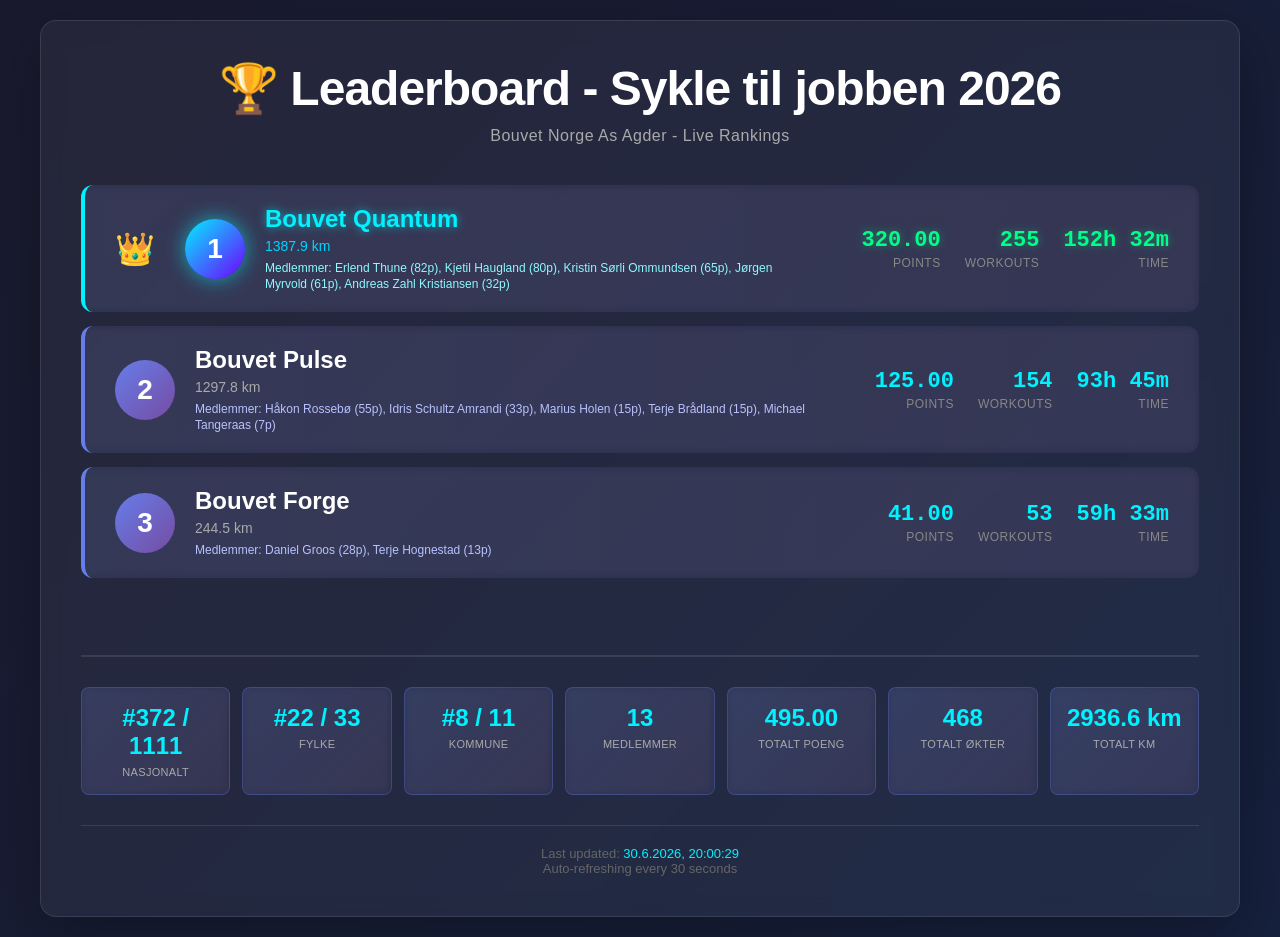
<file: sykle.html>
<!DOCTYPE html>
<html lang="no">
<head>
    <meta charset="UTF-8">
    <meta name="viewport" content="width=device-width, initial-scale=1.0">
    <title>Leaderboard - Sykle til jobben 2026</title>
    <style>
        * {
            margin: 0;
            padding: 0;
            box-sizing: border-box;
        }
        
        body {
            font-family: -apple-system, BlinkMacSystemFont, 'Segoe UI', Roboto, Oxygen, Ubuntu, Cantarell, sans-serif;
            background: linear-gradient(135deg, #1a1a2e 0%, #16213e 100%);
            min-height: 100vh;
            padding: 20px;
            color: #fff;
        }
        
        .container {
            width: 100%;
            max-width: 1200px;
            margin: 0 auto;
            background: rgba(255, 255, 255, 0.05);
            border-radius: 16px;
            backdrop-filter: blur(10px);
            border: 1px solid rgba(255, 255, 255, 0.1);
            padding: 40px;
            box-shadow: 0 20px 60px rgba(0, 0, 0, 0.3);
        }
        
        h1 {
            color: #fff;
            margin-bottom: 10px;
            text-align: center;
            font-size: 48px;
            letter-spacing: -1px;
        }

        .subtitle {
            text-align: center;
            color: #aaa;
            font-size: 16px;
            margin-bottom: 40px;
            letter-spacing: 0.5px;
        }

        /* Leaderboard Container */
        #leaderboard-container {
            position: relative;
            width: 100%;
            min-height: 600px;
            margin-bottom: 40px;
        }

        /* The "Secret Sauce" - Team Row Animation */
        .team-row {
            transition: all 0.8s cubic-bezier(0.68, -0.55, 0.27, 1.55);
            position: absolute;
            width: 100%;
            display: flex;
            align-items: center;
            gap: 20px;
            padding: 20px 30px;
            background: linear-gradient(90deg, rgba(102, 126, 234, 0.1) 0%, rgba(118, 75, 162, 0.1) 100%);
            border-radius: 12px;
            margin-bottom: 15px;
            border-left: 4px solid #667eea;
            backdrop-filter: blur(5px);
            z-index: 5;
        }

        .team-row.crown-glow {
            animation: glow 1.5s ease-in-out infinite alternate;
            border-left-color: #00f2ff;
            z-index: 10;
        }

        .team-row.fall-off {
            transform: translateX(150%) rotate(15deg) translateY(50%);
            opacity: 0;
        }

        @keyframes glow {
            from {
                box-shadow: 0 0 10px #00f2ff, 0 0 20px rgba(0, 242, 255, 0.5);
                border-left-color: #00f2ff;
                background: linear-gradient(90deg, rgba(0, 242, 255, 0.15) 0%, rgba(112, 0, 255, 0.1) 100%);
            }
            to {
                box-shadow: 0 0 30px #00f2ff, 0 0 50px #7000ff, 0 0 10px rgba(112, 0, 255, 0.5);
                border-left-color: #7000ff;
                background: linear-gradient(90deg, rgba(0, 242, 255, 0.2) 0%, rgba(112, 0, 255, 0.15) 100%);
            }
        }

        /* Rank Badge */
        .rank-badge {
            display: flex;
            align-items: center;
            justify-content: center;
            width: 60px;
            height: 60px;
            border-radius: 50%;
            background: linear-gradient(135deg, #667eea, #764ba2);
            font-size: 28px;
            font-weight: bold;
            flex-shrink: 0;
            min-width: 60px;
        }

        .team-row.crown-glow .rank-badge {
            background: linear-gradient(135deg, #00f2ff, #7000ff);
            box-shadow: 0 0 20px rgba(0, 242, 255, 0.6);
        }

        /* Team Info */
        .team-info {
            flex: 1;
            min-width: 0;
        }

        .team-name {
            font-size: clamp(18px, 2.2vw, 24px);
            font-weight: bold;
            color: #fff;
            margin-bottom: 5px;
        }

        .team-row.crown-glow .team-name {
            color: #00f2ff;
            text-shadow: 0 0 10px rgba(0, 242, 255, 0.6);
        }

        .team-distance {
            font-size: 14px;
            color: #aaa;
        }

        .team-members {
            font-size: 12px;
            color: #b9c2ff;
            margin-top: 6px;
            line-height: 1.35;
            max-width: 95%;
            white-space: normal;
            overflow-wrap: anywhere;
            word-break: break-word;
        }

        .team-row.crown-glow .team-distance {
            color: #00d4ff;
        }

        .team-row.crown-glow .team-members {
            color: #8ff8ff;
        }

        /* Stats */
        .team-stats {
            display: flex;
            gap: clamp(10px, 2vw, 24px);
            flex-shrink: 1;
            flex-wrap: wrap;
            justify-content: flex-end;
            min-width: 0;
        }

        .stat {
            text-align: right;
            min-width: 72px;
        }

        .stat-value {
            font-size: clamp(15px, 1.8vw, 22px);
            font-weight: bold;
            color: #00f2ff;
            font-family: 'Courier New', monospace;
        }

        .team-row.crown-glow .stat-value {
            color: #00ff88;
            text-shadow: 0 0 10px rgba(0, 255, 136, 0.4);
        }

        .stat-label {
            font-size: clamp(10px, 1.1vw, 12px);
            color: #888;
            text-transform: uppercase;
            letter-spacing: 0.5px;
            margin-top: 3px;
        }

        /* Crown Icon for Champion */
        .crown-icon {
            font-size: 32px;
            animation: float 3s ease-in-out infinite;
            margin-right: 10px;
        }

        @keyframes float {
            0%, 100% { transform: translateY(0px); }
            50% { transform: translateY(-8px); }
        }

        /* Loading State */
        .loading {
            text-align: center;
            color: #aaa;
            padding: 60px 20px;
            font-size: 18px;
        }

        .loading::after {
            content: '';
            animation: dots 1.5s steps(4, end) infinite;
        }

        @keyframes dots {
            0%, 20% { content: ''; }
            40% { content: '.'; }
            60% { content: '..'; }
            80%, 100% { content: '...'; }
        }

        /* Footer */
        .footer {
            text-align: center;
            color: #666;
            font-size: 13px;
            margin-top: 30px;
            padding-top: 20px;
            border-top: 1px solid rgba(255, 255, 255, 0.1);
        }

        .last-update {
            color: #00f2ff;
            font-weight: 500;
        }

        /* Company Stats Grid */
        .company-stats-section {
            margin-top: 50px;
            padding-top: 30px;
            border-top: 2px solid rgba(255, 255, 255, 0.1);
        }

        .stats-grid {
            display: grid;
            grid-template-columns: repeat(auto-fit, minmax(120px, 1fr));
            gap: 12px;
            margin-bottom: 20px;
        }

        .stat-card {
            background: linear-gradient(135deg, rgba(102, 126, 234, 0.15) 0%, rgba(118, 75, 162, 0.1) 100%);
            border-radius: 8px;
            padding: 16px 12px;
            text-align: center;
            border: 1px solid rgba(102, 126, 234, 0.3);
            backdrop-filter: blur(5px);
        }

        .stat-card .value {
            font-size: 24px;
            font-weight: bold;
            color: #00f2ff;
            margin-bottom: 6px;
        }

        .stat-card .label {
            font-size: 11px;
            color: #aaa;
            text-transform: uppercase;
            letter-spacing: 0.3px;
        }

        /* Responsive */
        @media (max-width: 768px) {
            .container {
                padding: 20px;
            }

            h1 {
                font-size: 32px;
            }

            .team-row {
                flex-direction: column;
                align-items: flex-start;
                padding: 15px 20px;
                gap: 10px;
            }

            .rank-badge {
                width: 50px;
                height: 50px;
                font-size: 24px;
            }

            .team-name {
                font-size: 20px;
            }

            .team-stats {
                width: 100%;
                gap: 15px;
                flex-wrap: wrap;
            }

            .stat {
                flex: 1;
                text-align: left;
            }

            #leaderboard-container {
                min-height: auto;
            }
        }

        @media (max-width: 980px) {
            .team-row {
                gap: 14px;
                padding: 16px 20px;
            }

            .team-distance {
                font-size: 13px;
            }

            .team-members {
                font-size: 11px;
            }

            .team-stats {
                max-width: 46%;
            }
        }
    </style>
</head>
<body>
    <div class="container">
        <h1>🏆 Leaderboard - Sykle til jobben 2026</h1>
        <div class="subtitle" id="subtitle">Bouvet Norge As Agder - Live Rankings</div>

        <div id="leaderboard-container" class="loading">Loading leaderboard...</div>

        <div class="company-stats-section" id="statsSection"></div>

        <div class="footer">
            Last updated: <span class="last-update" id="lastUpdate">--:--</span>
            <br>
            Auto-refreshing every 30 seconds
        </div>
    </div>

    <script>
        const ROW_GAP = 14;
        let currentChampion = "";
        let leaderboardData = [];
        let teamRowElements = {};
        let teamMembersByTeamId = {};
        let teamMembersByTitle = {};
        let lastUpdateTimestamp = null;
        let nationalData = null;
        let countyData = null;
        let communityData = null;

        function formatKm(centimeters) {
            if (!centimeters) return "0.0";
            return (centimeters / 100000).toFixed(1);
        }

        function formatTime(totalSeconds) {
            if (!totalSeconds) return "0h 0m";
            const hours = Math.floor(totalSeconds / 3600);
            const minutes = Math.floor((totalSeconds % 3600) / 60);
            return `${hours}h ${minutes}m`;
        }

        function updateTeamMembersLookup(members) {
            teamMembersByTeamId = {};
            teamMembersByTitle = {};

            members.forEach((member) => {
                const fullName = `${member.firstname || ''} ${member.lastname || ''}`.trim();
                if (!fullName) return;

                const memberData = {
                    name: fullName,
                    points: Number(member.points) || 0
                };

                if (!teamMembersByTeamId[member.teamId]) {
                    teamMembersByTeamId[member.teamId] = [];
                }
                teamMembersByTeamId[member.teamId].push(memberData);

                if (!teamMembersByTitle[member.teamTitle]) {
                    teamMembersByTitle[member.teamTitle] = [];
                }
                teamMembersByTitle[member.teamTitle].push(memberData);
            });

            Object.keys(teamMembersByTeamId).forEach((teamId) => {
                teamMembersByTeamId[teamId].sort((a, b) => b.points - a.points || a.name.localeCompare(b.name));
            });

            Object.keys(teamMembersByTitle).forEach((title) => {
                teamMembersByTitle[title].sort((a, b) => b.points - a.points || a.name.localeCompare(b.name));
            });
        }

        function getTeamMembers(team) {
            return teamMembersByTeamId[team.teamId] || teamMembersByTitle[team.title] || [];
        }

        function formatTeamMembers(team) {
            const members = getTeamMembers(team);
            if (!members.length) return 'Medlemmer: Ingen registrert';
            const memberStrings = members.map((m) => `${m.name} (${m.points.toFixed(0)}p)`).join(', ');
            return `Medlemmer: ${memberStrings}`;
        }

        function layoutRows() {
            const container = document.getElementById('leaderboard-container');
            const rows = Array.from(container.getElementsByClassName('team-row'));
            let top = 0;

            rows.forEach((row) => {
                row.style.top = `${top}px`;
                top += row.offsetHeight + ROW_GAP;
            });

            container.style.minHeight = `${Math.max(top, 420)}px`;
        }

        function updateRankBadges() {
            const container = document.getElementById('leaderboard-container');
            const rows = Array.from(container.getElementsByClassName('team-row'));

            rows.forEach((row, index) => {
                const rankBadge = row.querySelector('.rank-badge');
                if (rankBadge) {
                    rankBadge.textContent = index + 1;
                }
                
                // First place always glows
                if (index === 0) {
                    row.classList.add('crown-glow');
                } else {
                    row.classList.remove('crown-glow');
                }
            });
        }

        function renderLeaderboard(data) {
            const container = document.getElementById('leaderboard-container');
            
            // Only show top 3
            const topThree = data.slice(0, 3);
            
            // Clear existing rows but keep them for animation reference
            if (leaderboardData.length === 0) {
                container.innerHTML = '';
            }

            leaderboardData = topThree;

            // If this is the first load, create all rows
            if (Object.keys(teamRowElements).length === 0) {
                topThree.forEach((team, index) => {
                    const row = createTeamRow(team, index + 1);
                    container.appendChild(row);
                    teamRowElements[team.title] = row;
                });
                container.classList.remove('loading');
                layoutRows();
                updateRankBadges();
            } else {
                // Update positions for existing rows
                topThree.forEach((team, index) => {
                    const row = teamRowElements[team.title];
                    if (row) {
                        updateTeamStats(row, team);
                    } else {
                        const newRow = createTeamRow(team, index + 1);
                        container.appendChild(newRow);
                        teamRowElements[team.title] = newRow;
                    }
                });
                layoutRows();
                updateRankBadges();
            }
        }

        function createTeamRow(team, rank) {
            const row = document.createElement('div');
            row.className = 'team-row';
            row.setAttribute('data-team', team.title);
            row.style.top = '0px';

            const isChampion = rank === 1;

            row.innerHTML = `
                ${isChampion ? '<span class="crown-icon">👑</span>' : ''}
                <div class="rank-badge">${rank}</div>
                <div class="team-info">
                    <div class="team-name">${team.title}</div>
                    <div class="team-distance">${formatKm(team.totalCentimeters)} km</div>
                    <div class="team-members">${formatTeamMembers(team)}</div>
                </div>
                <div class="team-stats">
                    <div class="stat">
                        <div class="stat-value">${(team.totalPoints || 0).toFixed(2)}</div>
                        <div class="stat-label">Points</div>
                    </div>
                    <div class="stat">
                        <div class="stat-value">${team.totalWorkouts}</div>
                        <div class="stat-label">Workouts</div>
                    </div>
                    <div class="stat">
                        <div class="stat-value">${formatTime(team.totalSeconds)}</div>
                        <div class="stat-label">Time</div>
                    </div>
                </div>
            `;

            return row;
        }

        function updateTeamStats(row, team) {
            const stats = row.querySelector('.team-stats');
            stats.innerHTML = `
                <div class="stat">
                    <div class="stat-value">${(team.totalPoints || 0).toFixed(2)}</div>
                    <div class="stat-label">Points</div>
                </div>
                <div class="stat">
                    <div class="stat-value">${team.totalWorkouts}</div>
                    <div class="stat-label">Workouts</div>
                </div>
                <div class="stat">
                    <div class="stat-value">${formatTime(team.totalSeconds)}</div>
                    <div class="stat-label">Time</div>
                </div>
            `;

            const distance = row.querySelector('.team-distance');
            distance.textContent = `${formatKm(team.totalCentimeters)} km`;

            const members = row.querySelector('.team-members');
            if (members) {
                members.textContent = formatTeamMembers(team);
            }
        }

        function updateLeaderboard(newFirstTeamName) {
            const container = document.getElementById('leaderboard-container');
            const rows = container.getElementsByClassName('team-row');

            let oldFirst = null;
            let newFirst = null;

            // 1. Find the current #1 and the team that is supposed to be #1
            for (let i = 0; i < rows.length; i++) {
                if (i === 0) oldFirst = rows[i];
                if (rows[i].getAttribute('data-team') === newFirstTeamName) {
                    newFirst = rows[i];
                }
            }

            // 2. Only animate if there is a change
            if (oldFirst && newFirst && oldFirst !== newFirst) {
                // Add the "fall off" class to the old leader
                oldFirst.classList.add('fall-off');

                // Wait a beat, then rearrange
                setTimeout(() => {
                    // Remove the old leader from DOM or move to bottom
                    container.appendChild(oldFirst);
                    oldFirst.classList.remove('fall-off');
                    oldFirst.classList.remove('crown-glow');
                    oldFirst.className = 'team-row';

                    // Remove crown icon from old first
                    const oldCrown = oldFirst.querySelector('.crown-icon');
                    if (oldCrown) oldCrown.remove();

                    // Move new leader to top of the DOM
                    container.insertBefore(newFirst, container.firstChild);

                    // Add crown to new first
                    if (!newFirst.querySelector('.crown-icon')) {
                        const crown = document.createElement('span');
                        crown.className = 'crown-icon';
                        crown.textContent = '👑';
                        newFirst.insertBefore(crown, newFirst.firstChild);
                    }

                    // Reposition all rows and update glow
                    layoutRows();
                    updateRankBadges();
                    // Glow is now permanently maintained by updateRankBadges()
                }, 800);
            }
        }

        function checkForCoup(teams) {
            if (teams.length === 0) return;

            // Get the top team
            const topTeam = teams[0].title;

            if (currentChampion !== "" && currentChampion !== topTeam) {
                // BOOM! Someone was overtaken
                console.log(`🏆 New Champion! ${topTeam} overtook ${currentChampion}`);
                updateLeaderboard(topTeam);
            }

            currentChampion = topTeam;
        }

        function renderCompanyStats() {
            const statsSection = document.getElementById('statsSection');
            if (!nationalData) {
                statsSection.innerHTML = '';
                return;
            }

            let html = '<div class="stats-grid">';
            
            if (nationalData.rank && nationalData.totalCompanies) {
                html += `<div class="stat-card"><div class="value">#${nationalData.rank} / ${nationalData.totalCompanies}</div><div class="label">Nasjonalt</div></div>`;
            }
            if (countyData && countyData.rank && countyData.totalCompanies) {
                html += `<div class="stat-card"><div class="value">#${countyData.rank} / ${countyData.totalCompanies}</div><div class="label">Fylke</div></div>`;
            }
            if (communityData && communityData.rank && communityData.totalCompanies) {
                html += `<div class="stat-card"><div class="value">#${communityData.rank} / ${communityData.totalCompanies}</div><div class="label">Kommune</div></div>`;
            }
            if (nationalData.countCompanyMembers) {
                html += `<div class="stat-card"><div class="value">${nationalData.countCompanyMembers}</div><div class="label">Medlemmer</div></div>`;
            }
            if (nationalData.pointsTotal !== undefined) {
                html += `<div class="stat-card"><div class="value">${nationalData.pointsTotal.toFixed(2)}</div><div class="label">Totalt Poeng</div></div>`;
            }
            if (nationalData.totalWorkouts) {
                html += `<div class="stat-card"><div class="value">${nationalData.totalWorkouts}</div><div class="label">Totalt Økter</div></div>`;
            }
            if (nationalData.totalCentimeters) {
                html += `<div class="stat-card"><div class="value">${(nationalData.totalCentimeters / 100000).toFixed(1)} km</div><div class="label">Totalt Km</div></div>`;
            }
            
            html += '</div>';
            statsSection.innerHTML = html;
        }

        function updateTimestamp() {
            const lastUpdate = document.getElementById('lastUpdate');
            if (lastUpdateTimestamp) {
                const date = new Date(lastUpdateTimestamp);
                lastUpdate.textContent = date.toLocaleString('no-NO');
            } else {
                lastUpdate.textContent = '--:--';
            }
        }

        async function loadLeaderboardData() {
            try {
                const [teamsResponse, membersResponse, updateResponse, natResponse, countyResponse, communityResponse] = await Promise.all([
                    fetch('sykletiljobben.json'),
                    fetch('sykletiljobbenmembers.json'),
                    fetch('last_update.json'),
                    fetch('sykletiljobben.json'),
                    fetch('sykletiljobben_county.json'),
                    fetch('sykletiljobben_community.json')
                ]);
                if (!teamsResponse.ok) throw new Error('Failed to load leaderboard data');

                const data = await teamsResponse.json();
                const teams = data.teamsDetailed || [];
                const teamMembers = membersResponse.ok ? await membersResponse.json() : [];
                const updateData = updateResponse.ok ? await updateResponse.json() : null;
                
                // Load company-level data
                if (natResponse.ok) {
                    const natData = await natResponse.json();
                    nationalData = natData;
                }
                if (countyResponse.ok) {
                    const countyDataFetched = await countyResponse.json();
                    countyData = countyDataFetched;
                }
                if (communityResponse.ok) {
                    const commDataFetched = await communityResponse.json();
                    communityData = commDataFetched;
                }
                
                if (updateData && updateData.timestamp) {
                    lastUpdateTimestamp = updateData.timestamp;
                }
                
                updateTeamMembersLookup(Array.isArray(teamMembers) ? teamMembers : []);
                
                // Sort by points first, then distance (descending)
                teams.sort((a, b) => {
                    const pointDiff = (b.totalPoints || 0) - (a.totalPoints || 0);
                    if (pointDiff !== 0) return pointDiff;
                    return (b.totalCentimeters || 0) - (a.totalCentimeters || 0);
                });

                checkForCoup(teams);
                renderLeaderboard(teams);
                renderCompanyStats();
                updateTimestamp();

            } catch (error) {
                console.error('Error loading leaderboard:', error);
                const container = document.getElementById('leaderboard-container');
                container.classList.remove('loading');
                container.innerHTML = `<div class="loading" style="color: #ff4444;">Error loading leaderboard. Retrying...</div>`;
            }
        }

        // Initial load
        loadLeaderboardData();

        // Auto-refresh every 30 seconds
        setInterval(loadLeaderboardData, 30000);

        // Update timestamp every second
        setInterval(updateTimestamp, 1000);
    </script>
</body>
</html>
</file>
